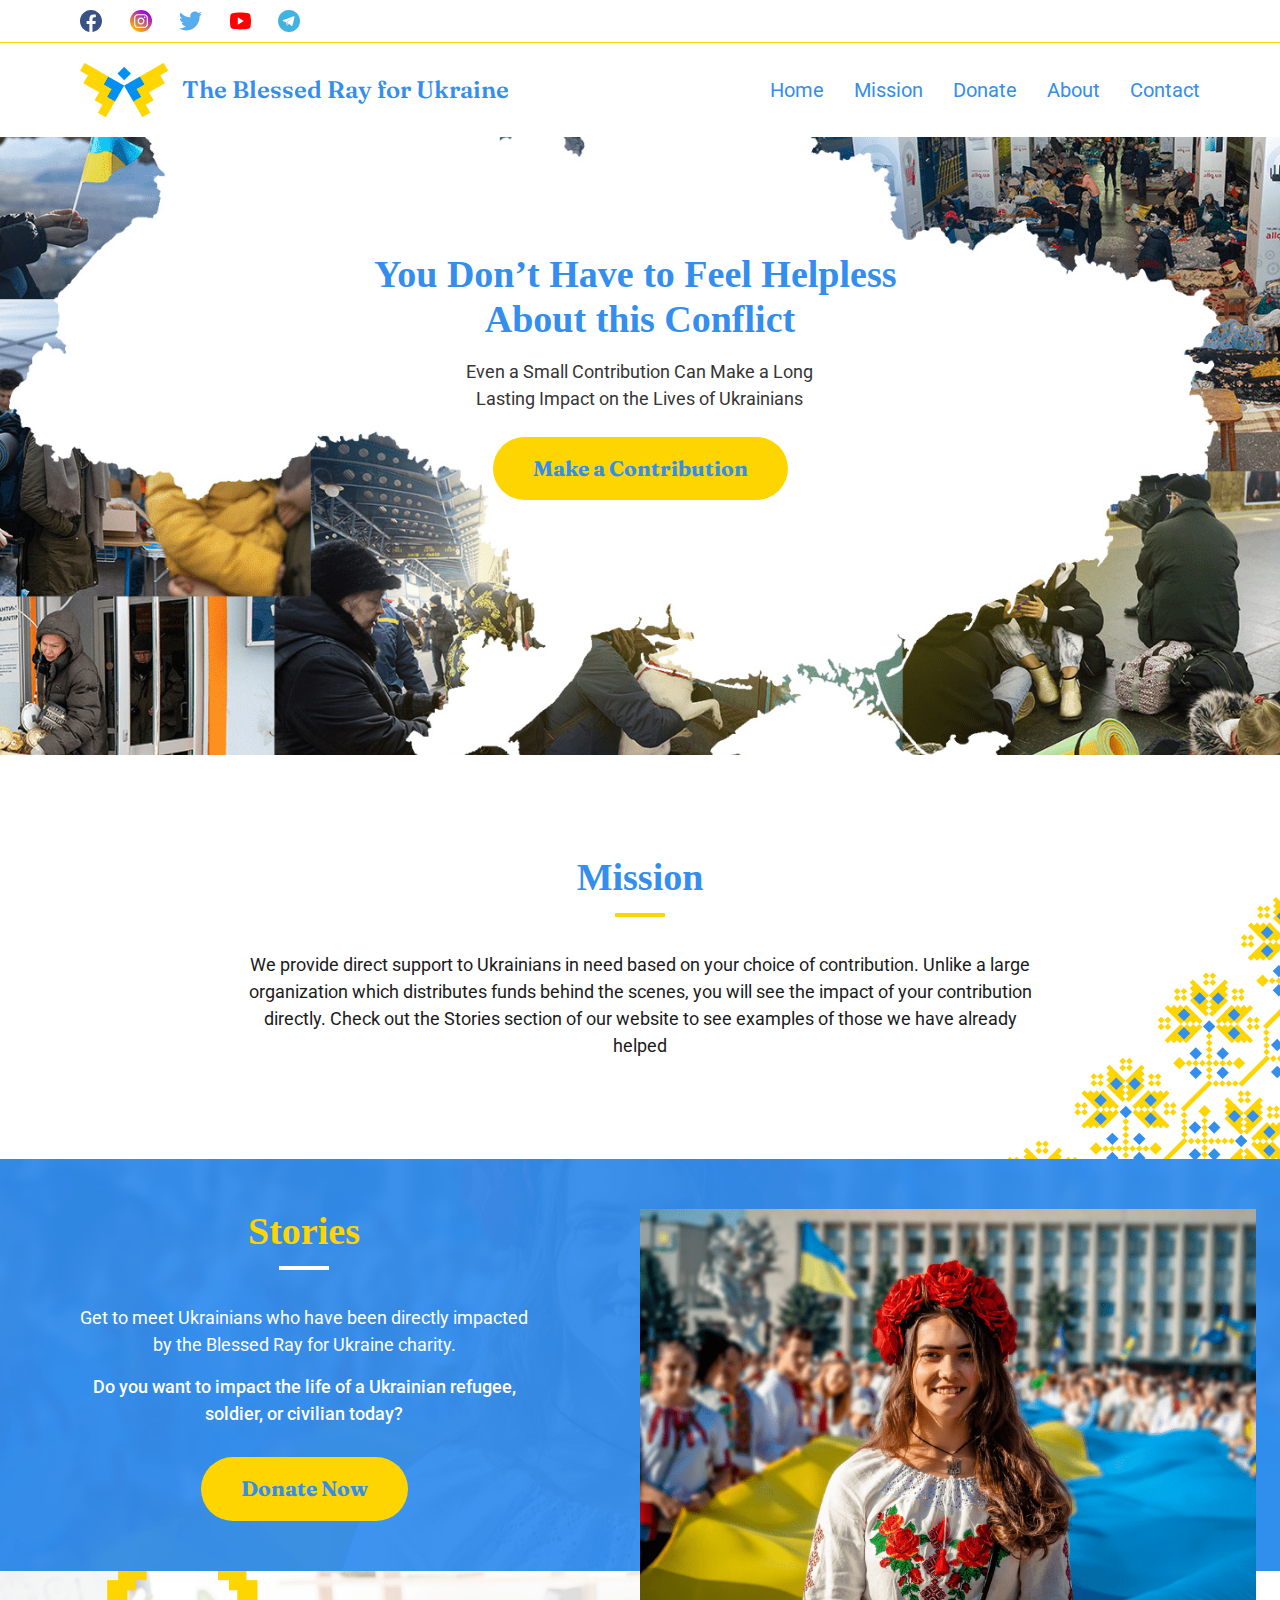
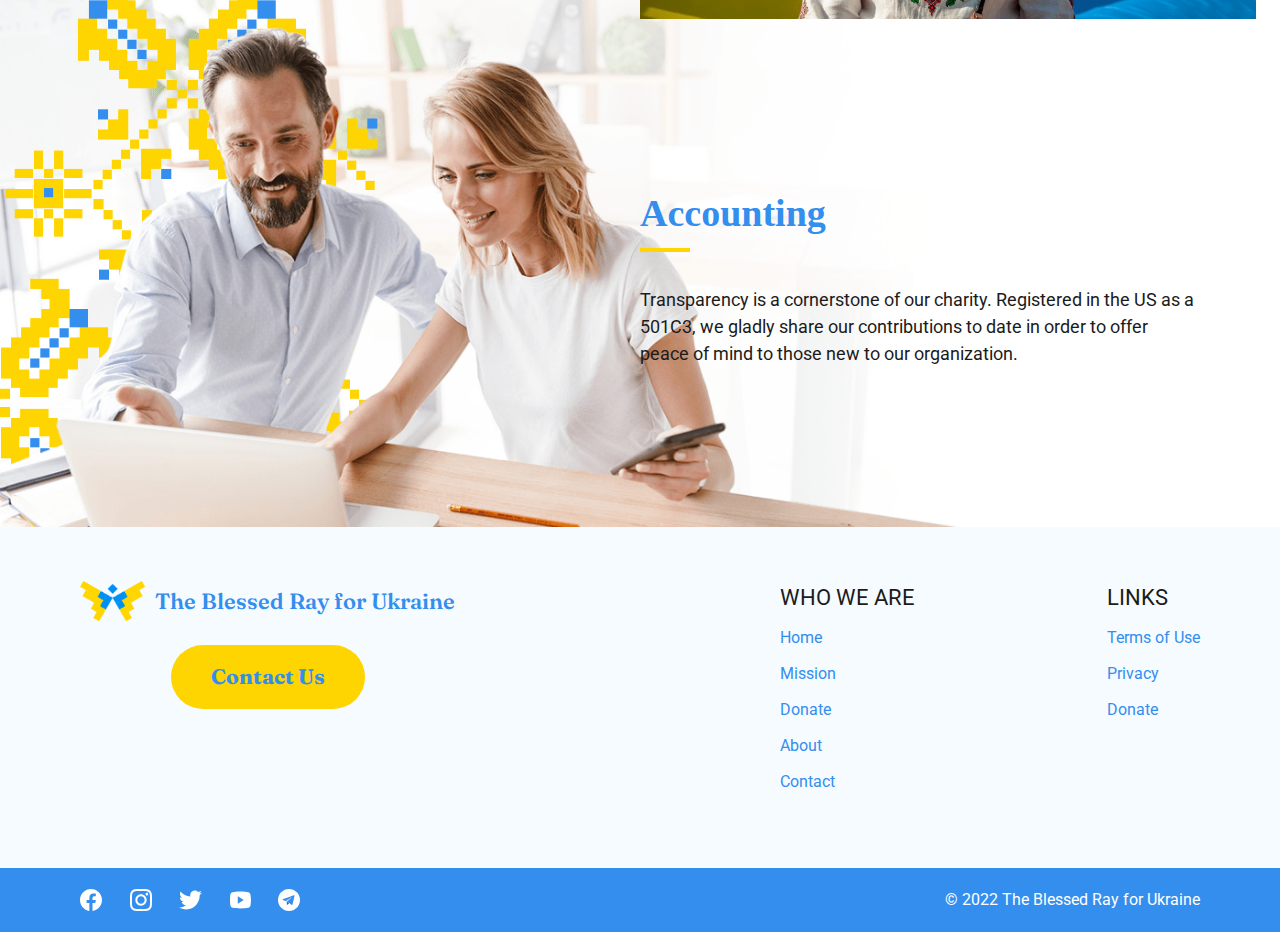
<file: index.html>
<!DOCTYPE html>
<html lang="en">
<head>
    <meta charset="UTF-8">
    <meta http-equiv="X-UA-Compatible" content="IE=edge">
    <meta name="viewport" content="width=device-width, initial-scale=1.0">
    <link rel="preconnect" href="https://fonts.googleapis.com">
    <link rel="preconnect" href="https://fonts.gstatic.com" crossorigin>
    <link href="https://fonts.googleapis.com/css2?family=Fraunces:wght@600;700&family=Roboto:wght@400;500&display=swap" rel="stylesheet"> 
    <link rel="stylesheet" href="styles.css">
    <link rel="apple-touch-icon" sizes="114x114" href="/apple-touch-icon.png">
    <link rel="icon" type="image/png" sizes="32x32" href="/favicon-32x32.png">
    <link rel="icon" type="image/png" sizes="16x16" href="/favicon-16x16.png">
    <link rel="manifest" href="/site.webmanifest">
    <link rel="mask-icon" href="/safari-pinned-tab.svg" color="#5bbad5">
    <meta name="msapplication-TileColor" content="#da532c">
    <meta name="theme-color" content="#ffffff">
    <title>The Blessed Ray for Ukraine</title>
</head>
<body>
    <header class="header">
        <div class="social_links_wrapper">
            <div class="wrapper">
                <ul class="social_links">
                    <li class="social_link_item"><a href="#" class="social_link"><img src="assets/facebook.svg" alt="" class="social_icon"></a></li>
                    <li class="social_link_item"><a href="#" class="social_link"><img src="assets/instagram.svg" alt="" class="social_icon"></a></li>
                    <li class="social_link_item"><a href="#" class="social_link"><img src="assets/twitter.svg" alt="" class="social_icon"></a></li>
                    <li class="social_link_item"><a href="#" class="social_link"><img src="assets/youtube.svg" alt="" class="social_icon"></a></li>
                    <li class="social_link_item"><a href="#" class="social_link"><img src="assets/telegram.svg" alt="" class="social_icon"></a></li>
                </ul>
            </div>
        </div>
        <div class="wrapper">
            <div class="header_wrapper">
                <div class="logo_wrapper">
                    <a href="index.html" class="logo_link">
                        <img class="logo" src="assets/logo.png" alt="Blue and yellow butterfly logo mark with The Blessed Ray text">
                        <span class="logo_name">The Blessed Ray 
for Ukraine</span>
                    </a>
                </div>
                <div class="icon_burger_wrapper">
                    <span class="icon_burger"></span>
                </div>
                <nav class="nav_header_mobile">
                    <div class="icon_cross_wrapper">
                        <span class="icon_cross"></span>
                    </div>
                    <div class="main_menu_wrapper">
                        <ul class="main_menu_list">
                            <li class="main_menu_item"><a href="index.html" class="menu_link">Home</a></li>
                            <li class="main_menu_item"><a href="mission.html" class="menu_link">Mission</a></li>
                            <li class="main_menu_item"><a href="donate.html" class="menu_link">Donate</a></li>
                            <li class="main_menu_item"><a href="#" class="menu_link">About</a></li>
                            <li class="main_menu_item"><a href="contacts.html" class="menu_link">Contact</a></li>
                        </ul>
                    </div>
                </nav>
                
                <nav class="nav_header_widescreen"> 
                    <div class="main_menu_wrapper">
                        <ul class="main_menu_list">
                            <li class="main_menu_item"><a href="index.html" class="menu_link">Home</a></li>
                            <li class="main_menu_item"><a href="mission.html" class="menu_link">Mission</a></li>
                            <li class="main_menu_item"><a href="donate.html" class="menu_link">Donate</a></li>
                            <li class="main_menu_item"><a href="#" class="menu_link">About</a></li>
                            <li class="main_menu_item"><a href="contacts.html" class="menu_link">Contact</a></li>
                        </ul>
                    </div>
                </nav>
            </div>
        </div>
    </header>

    <section class="hero_section">
        <div class="carousel">
            <div class="slider">

                <!-- Slide 1 -->

                <div class="slide">
                    <div class="wrapper">
                        <div class="slide_content_wrapper">
                            <div class="slide_text">
                                <h1 class="section_title">You Don’t Have to Feel Helpless 
About this Conflict</h1>
                                <p class="section_description">Even a Small Contribution Can Make
a Long Lasting Impact on the Lives 
of Ukrainians</p>
                            </div>
                            <div class="btn_wrapper">
                                <a href="donate.html" class="btn">Make a Contribution</a>
                            </div>
                        </div>
                    </div>
                </div>

                <!-- Slide 2 -->

                <div class="slide">
                    <div class="wrapper">
                        <div class="slide_content_wrapper">
                            <div class="slide_text">
                                <h1 class="section_title">Make a Direct Impact 
on the Lives of Ukrainians Today</h1>
                                <p class="section_description">View Some of the Lives We’ve Already Impacted</p>
                            </div>
                            <div class="btn_wrapper">
                                <a href="#" class="btn">View Stories</a>
                            </div>
                        </div>
                    </div>
                </div>

                <!-- Slide 3 -->

                <div class="slide">
                    <div class="wrapper">
                        <div class="slide_imgs_wrapper">
                            <ul class="imgs_list">
                                <li class="imgs_item">
                                    <img class="imgs_media" src="assets/children_thumb.png" alt="">
                                    <p class="imgs_label">Children</p>
                                </li>
                                <li class="imgs_item">
                                    <div class="imgs_media_wrapper"><img class="imgs_media" src="assets/refugees_thumb.png" alt=""></div>
                                    <p class="imgs_label">Refugees</p>
                                </li>
                                <li class="imgs_item">
                                    <div class="imgs_media_wrapper"><img class="imgs_media" src="assets/medical_assistance_thumb.png" alt=""></div>
                                    <p class="imgs_label">Medical Assistance</p>
                                </li>
                                <li class="imgs_item">
                                    <div class="imgs_media_wrapper"><img class="imgs_media" src="assets/food_thumb.png" alt=""></div>
                                    <p class="imgs_label">Food</p>
                                </li>
                            </ul>
                        </div>
                        <div class="slide_content_wrapper">
                            <div class="slide_text">
                                <h1 class="section_title">Make a Direct Impact on Lives
of Ukrainians Today</h1>
                                <p class="section_description">Our Ray of Blessing Touch All Aspects of the Crisis, Allowing You to
Choose How you Wish to Make an Impact</p>
                            </div>
                            <div class="btn_wrapper">
                                <a href="donate.html" class="btn">Make a Contribution</a>
                            </div>
                        </div>
                    </div>
                </div>
            </div>
        </div>
    </section> 
    <section class="mission">
        <div class="wrapper">
            <div class="section_content_wrapper">
                <div class="section_text">
                    <h2 class="section_title">Mission</h2>
                    <p class="section_description">We provide direct support to Ukrainians in need based on your choice of contribution. Unlike
                        a large organization which distributes funds behind the scenes, you will see the impact of
                        your contribution directly. Check out the Stories section of our website to see examples of
                        those we have already helped</p>
                </div>
            </div>   
        </div>
    </section>
    <section class="stories">
        <div class="wrapper">
            <div class="section_content_wrapper">
                <div class="section_text">
                    <h2 class="section_title">Stories</h2>
                    <p class="section_description">Get to meet Ukrainians who have been directly impacted by 
the Blessed Ray for Ukraine charity.</p>
                    <p class="section_description">Do you want to impact the life of a Ukrainian refugee,  soldier, 
or civilian today?</p>
                </div>
                <div class="btn_wrapper">
                    <a href="donate.html" class="btn">Donate Now</a>
                </div>
            </div>
            <img src="assets/stories_img.png" alt="" class="image">
        </div>
    </section>
    <section class="accounting">
        <div class="wrapper">
            <div class="section_content_wrapper">
                <div class="section_text">
                    <h2 class="section_title">Accounting</h2>
                    <p class="section_description">Transparency is a cornerstone of our charity. 
Registered in the US as a 501C3, we gladly share our contributions to date 
in order to offer peace of mind to those new to our organization.
                        </p>
                </div>
            </div>   
        </div>
    </section>
    <footer class="footer">
        <div class="wrapper">
            <div class="footer_content_top">
                <div class="footer_content_left">
                    <div class="logo_wrapper">
                        <a href="index.html" class="logo_link">
                            <img class="logo" src="assets/logo.png" alt="Blue and yellow butterfly logo mark with The Blessed Ray text">
                            <span class="logo_name">The Blessed Ray 
for Ukraine</span>
                        </a>
                    </div>
                    <div class="btn_wrapper">
                        <a href="contacts.html" class="btn">Contact Us</a>
                    </div>
                </div>
                <div class="footer_content_right">
                    <nav class="nav_footer">
                        <div class="main_menu_wrapper">
                            <div class="menu_left">
                                <div class="menu_title">Who We Are</div>
                                <ul class="main_menu_list">
                                    <li class="main_menu_item"><a href="index.html" class="menu_link">Home</a></li>
                                    <li class="main_menu_item"><a href="mission.html" class="menu_link">Mission</a></li>
                                    <li class="main_menu_item"><a href="donate.html" class="menu_link">Donate</a></li>
                                    <li class="main_menu_item"><a href="#" class="menu_link">About</a></li>
                                    <li class="main_menu_item"><a href="contacts.html" class="menu_link">Contact</a></li>
                                </ul>
                            </div>
                            <div class="menu_right">
                                <div class="menu_title">Links</div>
                                <ul class="main_menu_list">
                                    <li class="main_menu_item"><a href="#" class="menu_link">Terms of Use</a></li>
                                    <li class="main_menu_item"><a href="#" class="menu_link">Privacy</a></li>
                                    <li class="main_menu_item"><a href="#" class="menu_link">Donate</a></li>
                                </ul>
                            </div>
                        </div>
                    </nav>
                </div>
            </div>
        </div>
        <div class="social_links_wrapper">
            <div class="wrapper">
                <div class="footer_content_bottom">
                    <ul class="social_links">
                        <li class="social_link_item">
                            <a href="#" class="social_link">
                                <svg class="fb_social_icon" width="22" height="22" viewBox="0 0 22 22" fill="none" xmlns="http://www.w3.org/2000/svg">
                                    <path d="M11 0C4.925 0 0 4.95031 0 11.0565C0 16.5999 4.0625 21.1768 9.356 21.9764V13.987H6.6345V11.0807H9.356V9.14677C9.356 5.9449 10.908 4.53921 13.5555 4.53921C14.8235 4.53921 15.494 4.63369 15.8115 4.67692V7.21389H14.0055C12.8815 7.21389 12.489 8.28486 12.489 9.49204V11.0807H15.783L15.336 13.987H12.489V22C17.858 21.2678 22 16.6537 22 11.0565C22 4.95031 17.075 0 11 0Z" fill="white"/>
                                </svg>
                            </a>
                        </li>
                        <li class="social_link_item">
                            <a href="#" class="social_link">
                                <svg class="in_social_icon" xmlns="http://www.w3.org/2000/svg" width="22" height="22" viewBox="0 0 2476 2476"><path d="M825.4 1238c0-227.9 184.7-412.7 412.6-412.7 227.9 0 412.7 184.8 412.7 412.7 0 227.9-184.8 412.7-412.7 412.7-227.9 0-412.6-184.8-412.6-412.7m-223.1 0c0 351.1 284.6 635.7 635.7 635.7s635.7-284.6 635.7-635.7-284.6-635.7-635.7-635.7S602.3 886.9 602.3 1238m1148-660.9c0 82 66.5 148.6 148.6 148.6 82 0 148.6-66.6 148.6-148.6s-66.5-148.5-148.6-148.5-148.6 66.5-148.6 148.5M737.8 2245.7c-120.7-5.5-186.3-25.6-229.9-42.6-57.8-22.5-99-49.3-142.4-92.6-43.3-43.3-70.2-84.5-92.6-142.3-17-43.6-37.1-109.2-42.6-229.9-6-130.5-7.2-169.7-7.2-500.3s1.3-369.7 7.2-500.3c5.5-120.7 25.7-186.2 42.6-229.9 22.5-57.8 49.3-99 92.6-142.4 43.3-43.3 84.5-70.2 142.4-92.6 43.6-17 109.2-37.1 229.9-42.6 130.5-6 169.7-7.2 500.2-7.2 330.6 0 369.7 1.3 500.3 7.2 120.7 5.5 186.2 25.7 229.9 42.6 57.8 22.4 99 49.3 142.4 92.6 43.3 43.3 70.1 84.6 92.6 142.4 17 43.6 37.1 109.2 42.6 229.9 6 130.6 7.2 169.7 7.2 500.3 0 330.5-1.2 369.7-7.2 500.3-5.5 120.7-25.7 186.3-42.6 229.9-22.5 57.8-49.3 99-92.6 142.3-43.3 43.3-84.6 70.1-142.4 92.6-43.6 17-109.2 37.1-229.9 42.6-130.5 6-169.7 7.2-500.3 7.2-330.5 0-369.7-1.2-500.2-7.2M727.6 7.5c-131.8 6-221.8 26.9-300.5 57.5-81.4 31.6-150.4 74-219.3 142.8C139 276.6 96.6 345.6 65 427.1 34.4 505.8 13.5 595.8 7.5 727.6 1.4 859.6 0 901.8 0 1238s1.4 378.4 7.5 510.4c6 131.8 26.9 221.8 57.5 300.5 31.6 81.4 73.9 150.5 142.8 219.3 68.8 68.8 137.8 111.1 219.3 142.8 78.8 30.6 168.7 51.5 300.5 57.5 132.1 6 174.2 7.5 510.4 7.5 336.3 0 378.4-1.4 510.4-7.5 131.8-6 221.8-26.9 300.5-57.5 81.4-31.7 150.4-74 219.3-142.8 68.8-68.8 111.1-137.9 142.8-219.3 30.6-78.7 51.6-168.7 57.5-300.5 6-132.1 7.4-174.2 7.4-510.4s-1.4-378.4-7.4-510.4c-6-131.8-26.9-221.8-57.5-300.5-31.7-81.4-74-150.4-142.8-219.3C2199.4 139 2130.3 96.6 2049 65c-78.8-30.6-168.8-51.6-300.5-57.5-132-6-174.2-7.5-510.4-7.5-336.3 0-378.4 1.4-510.5 7.5"/></svg>
                            </a>
                        </li>
                        <li class="social_link_item">
                            <a href="#" class="social_link">
                                <svg class="tw_social_icon" width="23" height="20" viewBox="0 0 23 20" fill="none" xmlns="http://www.w3.org/2000/svg">
                                    <path d="M23 2.74899C22.1535 3.13117 21.2441 3.38835 20.2896 3.50435C21.2645 2.91086 22.0119 1.97115 22.364 0.850703C21.4529 1.40014 20.4427 1.7994 19.367 2.01522C18.5063 1.08271 17.2803 0.5 15.9233 0.5C13.3174 0.5 11.205 2.64828 11.205 5.29654C11.205 5.67242 11.2475 6.03931 11.3271 6.38911C7.40571 6.18948 3.92931 4.2795 1.60109 1.37676C1.19595 2.08536 0.963309 2.90906 0.963309 3.78941C0.963309 5.453 1.7957 6.92146 3.06154 7.78113C2.28841 7.75595 1.5604 7.54013 0.924388 7.18134C0.924388 7.20202 0.924388 7.2209 0.924388 7.24159C0.924388 9.56612 2.55025 11.5049 4.70951 11.9446C4.3141 12.0543 3.89658 12.1128 3.46579 12.1128C3.16238 12.1128 2.86604 12.0822 2.57855 12.0273C3.17919 13.9328 4.92181 15.3203 6.98642 15.359C5.37206 16.6458 3.33753 17.4129 1.12607 17.4129C0.745702 17.4129 0.369755 17.3904 0 17.3454C2.0885 18.706 4.56798 19.5 7.23322 19.5C15.9127 19.5 20.6576 12.191 20.6576 5.85226C20.6576 5.64454 20.6532 5.43772 20.6444 5.23179C21.567 4.55466 22.3675 3.71028 23 2.74899Z" fill="white"/>
                                </svg>
                            </a>
                        </li>
                        <li class="social_link_item"><a href="#" class="social_link">
                            <svg class="youtube_social_icon" width="21" height="18" viewBox="0 0 21 18" fill="none" xmlns="http://www.w3.org/2000/svg">
                                <path d="M20.4138 3.42188C20.2197 2.25354 19.2947 1.40271 18.2213 1.13708C16.615 0.765625 13.6422 0.5 10.4258 0.5C7.21126 0.5 4.19087 0.765625 2.58265 1.13708C1.51115 1.40271 0.584285 2.19959 0.390158 3.42188C0.194128 4.75 0 6.60938 0 9C0 11.3906 0.194127 13.25 0.437738 14.5781C0.633768 15.7465 1.55873 16.5973 2.63023 16.8629C4.33551 17.2344 7.25884 17.5 10.4753 17.5C13.6917 17.5 16.615 17.2344 18.3203 16.8629C19.3918 16.5973 20.3167 15.8004 20.5128 14.5781C20.7069 13.25 20.9505 11.3367 21 9C20.901 6.60938 20.6574 4.75 20.4138 3.42188ZM7.79554 12.7188V5.28125L13.7393 9L7.79554 12.7188Z" fill="white"/>
                            </svg>
                            </a>
                        </li>
                        <li class="social_link_item">
                            <a href="#" class="social_link">
                                <svg class="tg_social_icon" width="22" height="22" viewBox="0 0 22 22" fill="none" xmlns="http://www.w3.org/2000/svg">
                                    <path d="M11 22C17.0751 22 22 17.0751 22 11C22 4.92486 17.0751 0 11 0C4.92486 0 0 4.92486 0 11C0 17.0751 4.92486 22 11 22Z" fill="white"/>
                                    <path d="M7.44604 11.8041L8.7511 15.4163C8.7511 15.4163 8.91427 15.7543 9.08898 15.7543C9.2637 15.7543 11.8624 13.0508 11.8624 13.0508L14.7521 7.46925L7.49261 10.8716L7.44604 11.8041Z" fill="#C8DAEA"/>
                                    <path d="M9.1763 12.7305L8.92577 15.393C8.92577 15.393 8.82091 16.2089 9.63656 15.393C10.4522 14.5772 11.2329 13.9481 11.2329 13.9481" fill="#3067A0"/>
                                    <path d="M7.46944 11.9329L4.7849 11.0582C4.7849 11.0582 4.46406 10.9281 4.56737 10.6329C4.58864 10.572 4.63154 10.5202 4.75987 10.4312C5.35469 10.0166 15.7696 6.27324 15.7696 6.27324C15.7696 6.27324 16.0636 6.17415 16.2371 6.24006C16.28 6.25334 16.3186 6.27778 16.3489 6.31088C16.3793 6.34398 16.4003 6.38454 16.4099 6.42843C16.4286 6.50595 16.4364 6.58571 16.4331 6.66539C16.4323 6.73432 16.424 6.79822 16.4177 6.89841C16.3542 7.92186 14.456 15.5603 14.456 15.5603C14.456 15.5603 14.3424 16.0072 13.9355 16.0225C13.8355 16.0258 13.7359 16.0088 13.6426 15.9727C13.5493 15.9366 13.4642 15.8821 13.3924 15.8124C12.5939 15.1256 9.83398 13.2708 9.22412 12.8629C9.21037 12.8535 9.19878 12.8413 9.19015 12.8271C9.18151 12.8128 9.17603 12.7969 9.17407 12.7804C9.16555 12.7374 9.2123 12.6841 9.2123 12.6841C9.2123 12.6841 14.018 8.41246 14.1459 7.96403C14.1558 7.92929 14.1184 7.91215 14.0681 7.92736C13.749 8.04479 8.21579 11.539 7.60511 11.9247C7.56115 11.938 7.51469 11.9408 7.46944 11.9329Z" fill="#338EEE"/>
                                </svg>
                            </a>
                        </li>
                    </ul>
                    <div class="copyright">© 2022 The Blessed Ray for Ukraine</div>
                </div>
            </div>
        </div>
    </footer>
    <script src="script.js"></script>  
</body>
</html>
</file>
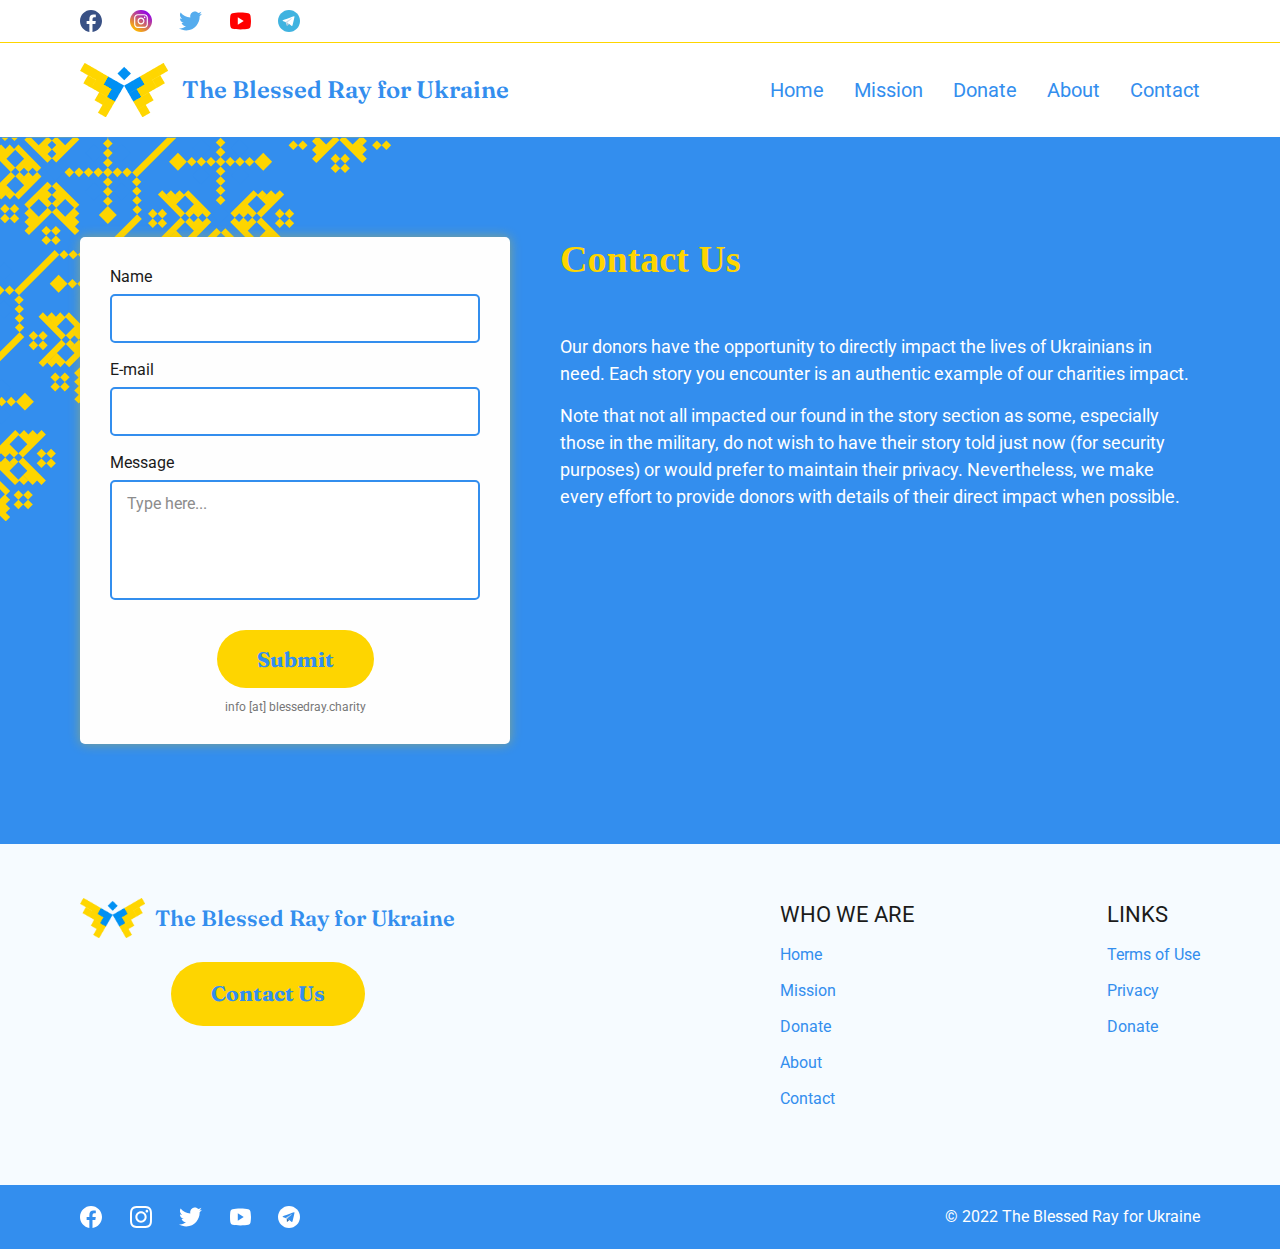
<file: contacts.html>
<!DOCTYPE html>
<html lang="en">
<head>
    <meta charset="UTF-8">
    <meta http-equiv="X-UA-Compatible" content="IE=edge">
    <meta name="viewport" content="width=device-width, initial-scale=1.0">
    <link rel="preconnect" href="https://fonts.googleapis.com">
    <link rel="preconnect" href="https://fonts.gstatic.com" crossorigin>
    <link href="https://fonts.googleapis.com/css2?family=Fraunces:wght@600;700&family=Roboto:wght@400;500&display=swap" rel="stylesheet"> 
    <link rel="stylesheet" href="styles.css">
    <link rel="apple-touch-icon" sizes="114x114" href="/apple-touch-icon.png">
    <link rel="icon" type="image/png" sizes="32x32" href="/favicon-32x32.png">
    <link rel="icon" type="image/png" sizes="16x16" href="/favicon-16x16.png">
    <link rel="manifest" href="/site.webmanifest">
    <link rel="mask-icon" href="/safari-pinned-tab.svg" color="#5bbad5">
    <meta name="msapplication-TileColor" content="#da532c">
    <meta name="theme-color" content="#ffffff">
    <title>The Blessed Ray for Ukraine</title>
</head>
<body>
    <header class="header">
        <div class="social_links_wrapper">
            <div class="wrapper">
                <ul class="social_links">
                    <li class="social_link_item"><a href="#" class="social_link"><img src="assets/facebook.svg" alt="" class="social_icon"></a></li>
                    <li class="social_link_item"><a href="#" class="social_link"><img src="assets/instagram.svg" alt="" class="social_icon"></a></li>
                    <li class="social_link_item"><a href="#" class="social_link"><img src="assets/twitter.svg" alt="" class="social_icon"></a></li>
                    <li class="social_link_item"><a href="#" class="social_link"><img src="assets/youtube.svg" alt="" class="social_icon"></a></li>
                    <li class="social_link_item"><a href="#" class="social_link"><img src="assets/telegram.svg" alt="" class="social_icon"></a></li>
                </ul>
            </div>
        </div>
        <div class="wrapper">
            <div class="header_wrapper">
                <div class="logo_wrapper">
                    <a href="index.html" class="logo_link">
                        <img class="logo" src="assets/logo.png" alt="Blue and yellow butterfly logo mark with The Blessed Ray text">
                        <span class="logo_name">The Blessed Ray 
for Ukraine</span>
                    </a>
                </div>
                <div class="icon_burger_wrapper">
                    <span class="icon_burger"></span>
                </div>
                <nav class="nav_header_mobile">
                    <div class="icon_cross_wrapper">
                        <span class="icon_cross"></span>
                    </div>
                    <div class="main_menu_wrapper">
                        <ul class="main_menu_list">
                            <li class="main_menu_item"><a href="index.html" class="menu_link">Home</a></li>
                            <li class="main_menu_item"><a href="mission.html" class="menu_link">Mission</a></li>
                            <li class="main_menu_item"><a href="donate.html" class="menu_link">Donate</a></li>
                            <li class="main_menu_item"><a href="#" class="menu_link">About</a></li>
                            <li class="main_menu_item"><a href="contacts.html" class="menu_link">Contact</a></li>
                        </ul>
                    </div>
                </nav>
                
                <nav class="nav_header_widescreen"> 
                    <div class="main_menu_wrapper">
                        <ul class="main_menu_list">
                            <li class="main_menu_item"><a href="index.html" class="menu_link">Home</a></li>
                            <li class="main_menu_item"><a href="mission.html" class="menu_link">Mission</a></li>
                            <li class="main_menu_item"><a href="donate.html" class="menu_link">Donate</a></li>
                            <li class="main_menu_item"><a href="#" class="menu_link">About</a></li>
                            <li class="main_menu_item"><a href="contacts.html" class="menu_link">Contact</a></li>
                        </ul>
                    </div>
                </nav>
            </div>
        </div>
    </header>
    <section class="contacts">
        <div class="wrapper">
            <div class="contacts_wrapper">
                <div class="form_wrapper">
                    <form id="main_form" class="main_form" action="" method="post" novalidate>
                        <ul>
                            <li>
                                <label for="POST-name">Name</label>
                                <input id="POST-name" type="text" name="name" placeholder="">
                                <span class="error_name" aria-live="polite"></span>
                            </li>
                        
                            <li>
                                <label for="POST-email">E-mail</label>
                                <input id="POST-email" type="email" name="email" placeholder="">
                                <span class="error_email" aria-live="polite"></span>
                            </li>
                            
                            <li>
                                <label for="POST-msg">Message</label>
                                <textarea id="POST-msg" name="message" placeholder="Type here..."></textarea>
                                <span class="error_msg" aria-live="polite"></span>
                            </li>
                            
                            <li>
                                <button class="btn_submit btn" type="submit">Submit</button>
                                <span class="contact_email">info [at] blessedray.charity</span>
                            </li>
                        </ul>
                      </form>
                </div>
                
                <div class="section_content_wrapper">
                    <div class="section_text">
                        <h2 class="section_title">Contact Us</h2>
                        <p class="section_description">Our donors have the opportunity to directly impact the lives of Ukrainians in need. Each story
                            you encounter is an authentic example of our charities impact.</p>
                        <p class="section_description">Note that not all impacted our found in the story section as some, especially those in the
                            military, do not wish to have their story told just now (for security purposes) or would prefer to
                            maintain their privacy. Nevertheless, we make every effort to provide donors with details of
                            their direct impact when possible.</p>
                    </div>
                </div>
            </div>
        </div>
    </section>
    <footer class="footer">
        <div class="wrapper">
            <div class="footer_content_top">
                <div class="footer_content_left">
                    <div class="logo_wrapper">
                        <a href="index.html" class="logo_link">
                            <img class="logo" src="assets/logo.png" alt="Blue and yellow butterfly logo mark with The Blessed Ray text">
                            <span class="logo_name">The Blessed Ray 
for Ukraine</span>
                        </a>
                    </div>
                    <div class="btn_wrapper">
                        <a href="contacts.html" class="btn">Contact Us</a>
                    </div>
                </div>
                <div class="footer_content_right">
                    <nav class="nav_footer">
                        <div class="main_menu_wrapper">
                            <div class="menu_left">
                                <div class="menu_title">Who We Are</div>
                                <ul class="main_menu_list">
                                    <li class="main_menu_item"><a href="index.html" class="menu_link">Home</a></li>
                                    <li class="main_menu_item"><a href="mission.html" class="menu_link">Mission</a></li>
                                    <li class="main_menu_item"><a href="donate.html" class="menu_link">Donate</a></li>
                                    <li class="main_menu_item"><a href="#" class="menu_link">About</a></li>
                                    <li class="main_menu_item"><a href="contacts.html" class="menu_link">Contact</a></li>
                                </ul>
                            </div>
                            <div class="menu_right">
                                <div class="menu_title">Links</div>
                                <ul class="main_menu_list">
                                    <li class="main_menu_item"><a href="#" class="menu_link">Terms of Use</a></li>
                                    <li class="main_menu_item"><a href="#" class="menu_link">Privacy</a></li>
                                    <li class="main_menu_item"><a href="#" class="menu_link">Donate</a></li>
                                </ul>
                            </div>
                        </div>
                    </nav>
                </div>
            </div>
        </div>
        <div class="social_links_wrapper">
            <div class="wrapper">
                <div class="footer_content_bottom">
                    <ul class="social_links">
                        <li class="social_link_item">
                            <a href="#" class="social_link">
                                <svg class="fb_social_icon" width="22" height="22" viewBox="0 0 22 22" fill="none" xmlns="http://www.w3.org/2000/svg">
                                    <path d="M11 0C4.925 0 0 4.95031 0 11.0565C0 16.5999 4.0625 21.1768 9.356 21.9764V13.987H6.6345V11.0807H9.356V9.14677C9.356 5.9449 10.908 4.53921 13.5555 4.53921C14.8235 4.53921 15.494 4.63369 15.8115 4.67692V7.21389H14.0055C12.8815 7.21389 12.489 8.28486 12.489 9.49204V11.0807H15.783L15.336 13.987H12.489V22C17.858 21.2678 22 16.6537 22 11.0565C22 4.95031 17.075 0 11 0Z" fill="white"/>
                                </svg>
                            </a>
                        </li>
                        <li class="social_link_item">
                            <a href="#" class="social_link">
                                <svg class="in_social_icon" xmlns="http://www.w3.org/2000/svg" width="22" height="22" viewBox="0 0 2476 2476"><path d="M825.4 1238c0-227.9 184.7-412.7 412.6-412.7 227.9 0 412.7 184.8 412.7 412.7 0 227.9-184.8 412.7-412.7 412.7-227.9 0-412.6-184.8-412.6-412.7m-223.1 0c0 351.1 284.6 635.7 635.7 635.7s635.7-284.6 635.7-635.7-284.6-635.7-635.7-635.7S602.3 886.9 602.3 1238m1148-660.9c0 82 66.5 148.6 148.6 148.6 82 0 148.6-66.6 148.6-148.6s-66.5-148.5-148.6-148.5-148.6 66.5-148.6 148.5M737.8 2245.7c-120.7-5.5-186.3-25.6-229.9-42.6-57.8-22.5-99-49.3-142.4-92.6-43.3-43.3-70.2-84.5-92.6-142.3-17-43.6-37.1-109.2-42.6-229.9-6-130.5-7.2-169.7-7.2-500.3s1.3-369.7 7.2-500.3c5.5-120.7 25.7-186.2 42.6-229.9 22.5-57.8 49.3-99 92.6-142.4 43.3-43.3 84.5-70.2 142.4-92.6 43.6-17 109.2-37.1 229.9-42.6 130.5-6 169.7-7.2 500.2-7.2 330.6 0 369.7 1.3 500.3 7.2 120.7 5.5 186.2 25.7 229.9 42.6 57.8 22.4 99 49.3 142.4 92.6 43.3 43.3 70.1 84.6 92.6 142.4 17 43.6 37.1 109.2 42.6 229.9 6 130.6 7.2 169.7 7.2 500.3 0 330.5-1.2 369.7-7.2 500.3-5.5 120.7-25.7 186.3-42.6 229.9-22.5 57.8-49.3 99-92.6 142.3-43.3 43.3-84.6 70.1-142.4 92.6-43.6 17-109.2 37.1-229.9 42.6-130.5 6-169.7 7.2-500.3 7.2-330.5 0-369.7-1.2-500.2-7.2M727.6 7.5c-131.8 6-221.8 26.9-300.5 57.5-81.4 31.6-150.4 74-219.3 142.8C139 276.6 96.6 345.6 65 427.1 34.4 505.8 13.5 595.8 7.5 727.6 1.4 859.6 0 901.8 0 1238s1.4 378.4 7.5 510.4c6 131.8 26.9 221.8 57.5 300.5 31.6 81.4 73.9 150.5 142.8 219.3 68.8 68.8 137.8 111.1 219.3 142.8 78.8 30.6 168.7 51.5 300.5 57.5 132.1 6 174.2 7.5 510.4 7.5 336.3 0 378.4-1.4 510.4-7.5 131.8-6 221.8-26.9 300.5-57.5 81.4-31.7 150.4-74 219.3-142.8 68.8-68.8 111.1-137.9 142.8-219.3 30.6-78.7 51.6-168.7 57.5-300.5 6-132.1 7.4-174.2 7.4-510.4s-1.4-378.4-7.4-510.4c-6-131.8-26.9-221.8-57.5-300.5-31.7-81.4-74-150.4-142.8-219.3C2199.4 139 2130.3 96.6 2049 65c-78.8-30.6-168.8-51.6-300.5-57.5-132-6-174.2-7.5-510.4-7.5-336.3 0-378.4 1.4-510.5 7.5"/></svg>
                            </a>
                        </li>
                        <li class="social_link_item">
                            <a href="#" class="social_link">
                                <svg class="tw_social_icon" width="23" height="20" viewBox="0 0 23 20" fill="none" xmlns="http://www.w3.org/2000/svg">
                                    <path d="M23 2.74899C22.1535 3.13117 21.2441 3.38835 20.2896 3.50435C21.2645 2.91086 22.0119 1.97115 22.364 0.850703C21.4529 1.40014 20.4427 1.7994 19.367 2.01522C18.5063 1.08271 17.2803 0.5 15.9233 0.5C13.3174 0.5 11.205 2.64828 11.205 5.29654C11.205 5.67242 11.2475 6.03931 11.3271 6.38911C7.40571 6.18948 3.92931 4.2795 1.60109 1.37676C1.19595 2.08536 0.963309 2.90906 0.963309 3.78941C0.963309 5.453 1.7957 6.92146 3.06154 7.78113C2.28841 7.75595 1.5604 7.54013 0.924388 7.18134C0.924388 7.20202 0.924388 7.2209 0.924388 7.24159C0.924388 9.56612 2.55025 11.5049 4.70951 11.9446C4.3141 12.0543 3.89658 12.1128 3.46579 12.1128C3.16238 12.1128 2.86604 12.0822 2.57855 12.0273C3.17919 13.9328 4.92181 15.3203 6.98642 15.359C5.37206 16.6458 3.33753 17.4129 1.12607 17.4129C0.745702 17.4129 0.369755 17.3904 0 17.3454C2.0885 18.706 4.56798 19.5 7.23322 19.5C15.9127 19.5 20.6576 12.191 20.6576 5.85226C20.6576 5.64454 20.6532 5.43772 20.6444 5.23179C21.567 4.55466 22.3675 3.71028 23 2.74899Z" fill="white"/>
                                </svg>
                            </a>
                        </li>
                        <li class="social_link_item"><a href="#" class="social_link">
                            <svg class="youtube_social_icon" width="21" height="18" viewBox="0 0 21 18" fill="none" xmlns="http://www.w3.org/2000/svg">
                                <path d="M20.4138 3.42188C20.2197 2.25354 19.2947 1.40271 18.2213 1.13708C16.615 0.765625 13.6422 0.5 10.4258 0.5C7.21126 0.5 4.19087 0.765625 2.58265 1.13708C1.51115 1.40271 0.584285 2.19959 0.390158 3.42188C0.194128 4.75 0 6.60938 0 9C0 11.3906 0.194127 13.25 0.437738 14.5781C0.633768 15.7465 1.55873 16.5973 2.63023 16.8629C4.33551 17.2344 7.25884 17.5 10.4753 17.5C13.6917 17.5 16.615 17.2344 18.3203 16.8629C19.3918 16.5973 20.3167 15.8004 20.5128 14.5781C20.7069 13.25 20.9505 11.3367 21 9C20.901 6.60938 20.6574 4.75 20.4138 3.42188ZM7.79554 12.7188V5.28125L13.7393 9L7.79554 12.7188Z" fill="white"/>
                            </svg>
                            </a>
                        </li>
                        <li class="social_link_item">
                            <a href="#" class="social_link">
                                <svg class="tg_social_icon" width="22" height="22" viewBox="0 0 22 22" fill="none" xmlns="http://www.w3.org/2000/svg">
                                    <path d="M11 22C17.0751 22 22 17.0751 22 11C22 4.92486 17.0751 0 11 0C4.92486 0 0 4.92486 0 11C0 17.0751 4.92486 22 11 22Z" fill="white"/>
                                    <path d="M7.44604 11.8041L8.7511 15.4163C8.7511 15.4163 8.91427 15.7543 9.08898 15.7543C9.2637 15.7543 11.8624 13.0508 11.8624 13.0508L14.7521 7.46925L7.49261 10.8716L7.44604 11.8041Z" fill="#C8DAEA"/>
                                    <path d="M9.1763 12.7305L8.92577 15.393C8.92577 15.393 8.82091 16.2089 9.63656 15.393C10.4522 14.5772 11.2329 13.9481 11.2329 13.9481" fill="#3067A0"/>
                                    <path d="M7.46944 11.9329L4.7849 11.0582C4.7849 11.0582 4.46406 10.9281 4.56737 10.6329C4.58864 10.572 4.63154 10.5202 4.75987 10.4312C5.35469 10.0166 15.7696 6.27324 15.7696 6.27324C15.7696 6.27324 16.0636 6.17415 16.2371 6.24006C16.28 6.25334 16.3186 6.27778 16.3489 6.31088C16.3793 6.34398 16.4003 6.38454 16.4099 6.42843C16.4286 6.50595 16.4364 6.58571 16.4331 6.66539C16.4323 6.73432 16.424 6.79822 16.4177 6.89841C16.3542 7.92186 14.456 15.5603 14.456 15.5603C14.456 15.5603 14.3424 16.0072 13.9355 16.0225C13.8355 16.0258 13.7359 16.0088 13.6426 15.9727C13.5493 15.9366 13.4642 15.8821 13.3924 15.8124C12.5939 15.1256 9.83398 13.2708 9.22412 12.8629C9.21037 12.8535 9.19878 12.8413 9.19015 12.8271C9.18151 12.8128 9.17603 12.7969 9.17407 12.7804C9.16555 12.7374 9.2123 12.6841 9.2123 12.6841C9.2123 12.6841 14.018 8.41246 14.1459 7.96403C14.1558 7.92929 14.1184 7.91215 14.0681 7.92736C13.749 8.04479 8.21579 11.539 7.60511 11.9247C7.56115 11.938 7.51469 11.9408 7.46944 11.9329Z" fill="#338EEE"/>
                                </svg>
                            </a>
                        </li>
                    </ul>
                    <div class="copyright">© 2022 The Blessed Ray for Ukraine</div>
                </div>
            </div>
        </div>
    </footer>
    <script src="script.js"></script>  
</body>
</html>
</file>
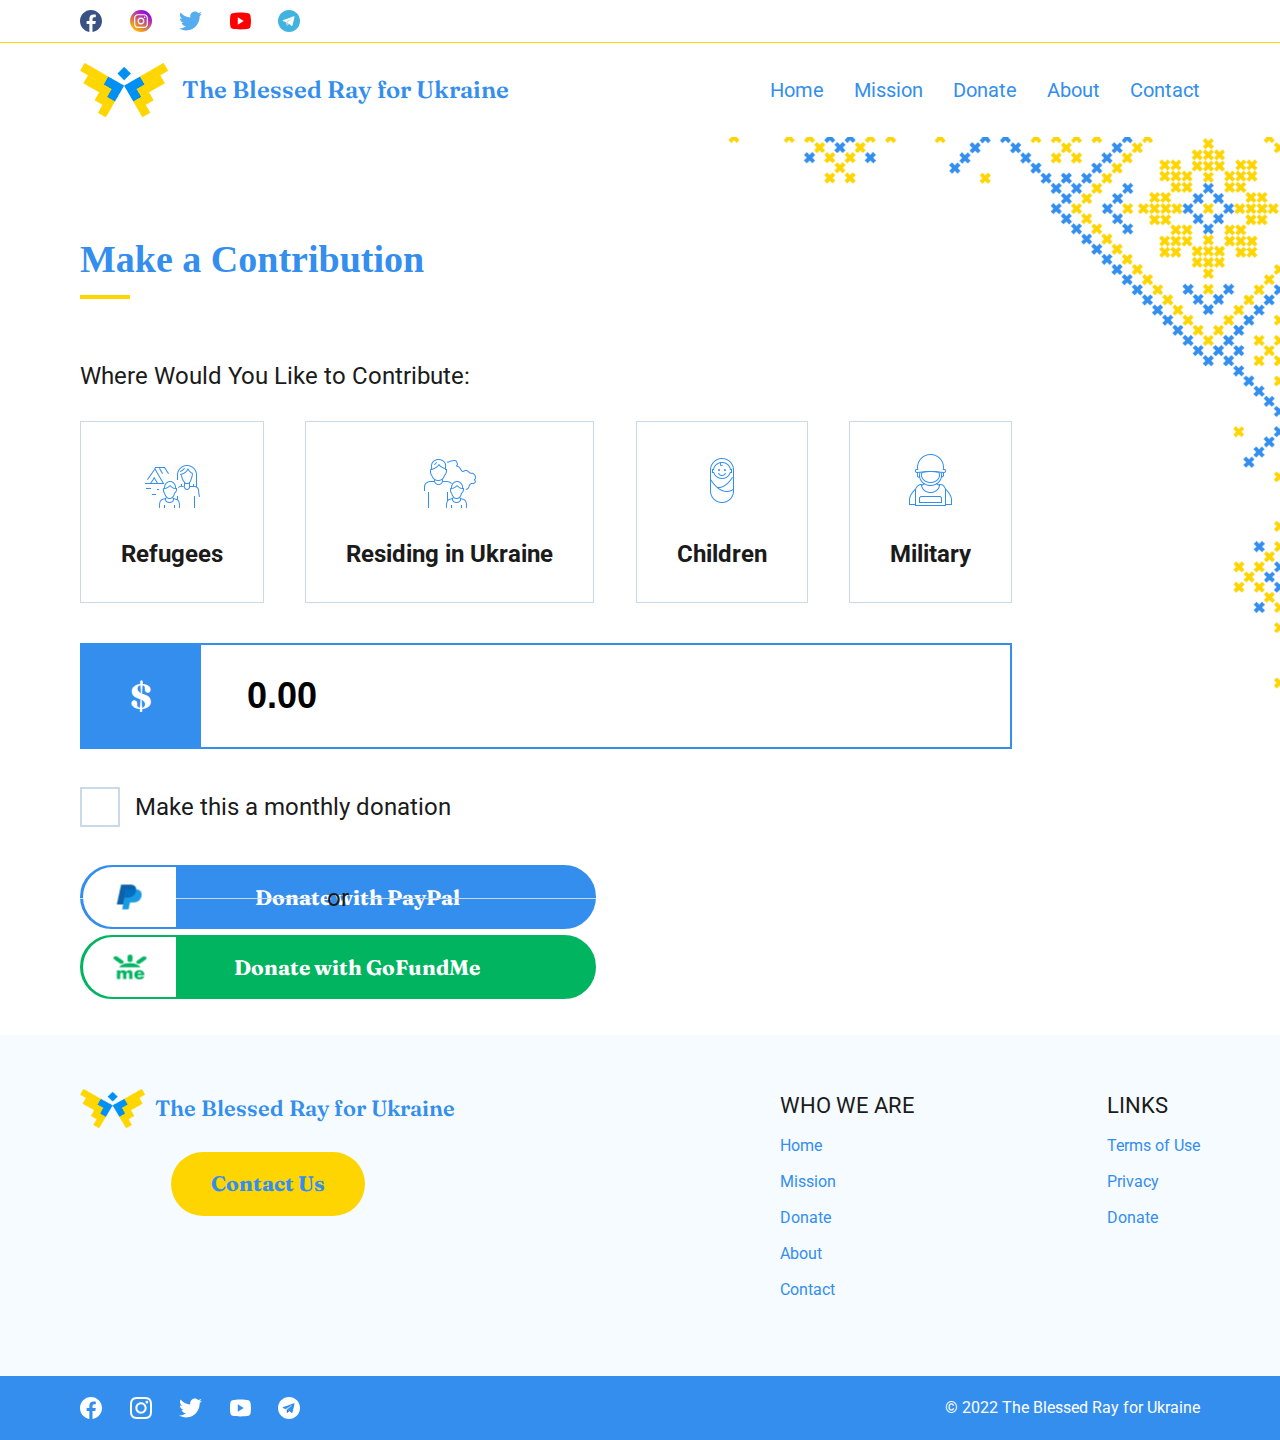
<file: donate.html>
<!DOCTYPE html>
<html lang="en">
<head>
    <meta charset="UTF-8">
    <meta http-equiv="X-UA-Compatible" content="IE=edge">
    <meta name="viewport" content="width=device-width, initial-scale=1.0">
    <link rel="preconnect" href="https://fonts.googleapis.com">
    <link rel="preconnect" href="https://fonts.gstatic.com" crossorigin>
    <link href="https://fonts.googleapis.com/css2?family=Fraunces:wght@600;700&family=Roboto:wght@400;500&display=swap" rel="stylesheet"> 
    <link rel="stylesheet" href="styles.css">
    <link rel="apple-touch-icon" sizes="114x114" href="/apple-touch-icon.png">
    <link rel="icon" type="image/png" sizes="32x32" href="/favicon-32x32.png">
    <link rel="icon" type="image/png" sizes="16x16" href="/favicon-16x16.png">
    <link rel="manifest" href="/site.webmanifest">
    <link rel="mask-icon" href="/safari-pinned-tab.svg" color="#5bbad5">
    <meta name="msapplication-TileColor" content="#da532c">
    <meta name="theme-color" content="#ffffff">
    <title>The Blessed Ray for Ukraine</title>
</head>
<body>
    <header class="header">
        <div class="social_links_wrapper">
            <div class="wrapper">
                <ul class="social_links">
                    <li class="social_link_item"><a href="#" class="social_link"><img src="assets/facebook.svg" alt="" class="social_icon"></a></li>
                    <li class="social_link_item"><a href="#" class="social_link"><img src="assets/instagram.svg" alt="" class="social_icon"></a></li>
                    <li class="social_link_item"><a href="#" class="social_link"><img src="assets/twitter.svg" alt="" class="social_icon"></a></li>
                    <li class="social_link_item"><a href="#" class="social_link"><img src="assets/youtube.svg" alt="" class="social_icon"></a></li>
                    <li class="social_link_item"><a href="#" class="social_link"><img src="assets/telegram.svg" alt="" class="social_icon"></a></li>
                </ul>
            </div>
        </div>
        <div class="wrapper">
            <div class="header_wrapper">
                <div class="logo_wrapper">
                    <a href="index.html" class="logo_link">
                        <img class="logo" src="assets/logo.png" alt="Blue and yellow butterfly logo mark with The Blessed Ray text">
                        <span class="logo_name">The Blessed Ray 
for Ukraine</span>
                    </a>
                </div>
                <div class="icon_burger_wrapper">
                    <span class="icon_burger"></span>
                </div>
                <nav class="nav_header_mobile">
                    <div class="icon_cross_wrapper">
                        <span class="icon_cross"></span>
                    </div>
                    <div class="main_menu_wrapper">
                        <ul class="main_menu_list">
                            <li class="main_menu_item"><a href="index.html" class="menu_link">Home</a></li>
                            <li class="main_menu_item"><a href="mission.html" class="menu_link">Mission</a></li>
                            <li class="main_menu_item"><a href="donate.html" class="menu_link">Donate</a></li>
                            <li class="main_menu_item"><a href="#" class="menu_link">About</a></li>
                            <li class="main_menu_item"><a href="contacts.html" class="menu_link">Contact</a></li>
                        </ul>
                    </div>
                </nav>
                
                <nav class="nav_header_widescreen"> 
                    <div class="main_menu_wrapper">
                        <ul class="main_menu_list">
                            <li class="main_menu_item"><a href="index.html" class="menu_link">Home</a></li>
                            <li class="main_menu_item"><a href="mission.html" class="menu_link">Mission</a></li>
                            <li class="main_menu_item"><a href="donate.html" class="menu_link">Donate</a></li>
                            <li class="main_menu_item"><a href="#" class="menu_link">About</a></li>
                            <li class="main_menu_item"><a href="contacts.html" class="menu_link">Contact</a></li>
                        </ul>
                    </div>
                </nav>
            </div>
        </div>
    </header>
    <section class="donation">
        <div class="wrapper">
            <div class="section_content_wrapper">
                <div class="section_text">
                    <h2 class="section_title">Make a Contribution</h2>
                </div>
                <div class="donation_icons_wrapper">
                    <fieldset>
                        <legend>Where Would You Like to Contribute:</legend>
                        <ul class="donation_list">
                            <li class="donation_item">
                                <input type="hidden" id="refugees" name="refugees" value="0">
                                <label for="refugees">Refugees</label>
                                <span class="donation_icon"></span>
                            </li>
                    
                            <li class="donation_item">
                                <input type="hidden" id="residing" name="residing" value="0">
                                <label for="residing">Residing in Ukraine</label>
                                <span class="donation_icon"></span>
                            </li>

                            <li class="donation_item">
                                <input type="hidden" id="children" name="children" value="0">
                                <label for="children">Children</label>
                                <span class="donation_icon"></span>
                            </li>

                            <li class="donation_item">
                                <input type="hidden" id="military" name="military" value="0">
                                <label for="military">Military</label>
                                <span class="donation_icon"></span>
                            </li>
                        </ul>
                    </fieldset>
                </div>
                <div class="donation_amount_wrapper">
                    <input type="text" id="amount" class="amount" name="amount" value="0.00">
                    <span class="amount_error hidden">Please enter the donation amount</span>
                </div>
                <label for="subscribtion" class="donation_subsctiption_wrapper">Make this a monthly donation
                    <input type="checkbox" id="subscribtion" class="subscribtion" name="subscribtion">
                    <span class="checkmark"></span>
                </label>
                <div class="donation_btns">
                    <div class="donation_button_wrapper">
                        <button class="btn btn_paypal"><span class="btn_decoration"></span>Donate with PayPal</button>
                        <div id="paypal_button_container"></div>
                    </div>
                    <span class="btns_divider">or</span>
                    <div class="donation_button_wrapper">
                        <button class="btn btn_gofundme"><span class="btn_decoration"></span>Donate with GoFundMe</button>
                    </div>
                </div>
            </div>
        </div>
    </section>
    <footer class="footer">
        <div class="wrapper">
            <div class="footer_content_top">
                <div class="footer_content_left">
                    <div class="logo_wrapper">
                        <a href="index.html" class="logo_link">
                            <img class="logo" src="assets/logo.png" alt="Blue and yellow butterfly logo mark with The Blessed Ray text">
                            <span class="logo_name">The Blessed Ray 
    for Ukraine</span>
                        </a>
                    </div>
                    <div class="btn_wrapper">
                        <a href="contacts.html" class="btn">Contact Us</a>
                    </div>
                </div>
                <div class="footer_content_right">
                    <nav class="nav_footer">
                        <div class="main_menu_wrapper">
                            <div class="menu_left">
                                <div class="menu_title">Who We Are</div>
                                <ul class="main_menu_list">
                                    <li class="main_menu_item"><a href="index.html" class="menu_link">Home</a></li>
                                    <li class="main_menu_item"><a href="mission.html" class="menu_link">Mission</a></li>
                                    <li class="main_menu_item"><a href="donate.html" class="menu_link">Donate</a></li>
                                    <li class="main_menu_item"><a href="#" class="menu_link">About</a></li>
                                    <li class="main_menu_item"><a href="contacts.html" class="menu_link">Contact</a></li>
                                </ul>
                            </div>
                            <div class="menu_right">
                                <div class="menu_title">Links</div>
                                <ul class="main_menu_list">
                                    <li class="main_menu_item"><a href="#" class="menu_link">Terms of Use</a></li>
                                    <li class="main_menu_item"><a href="#" class="menu_link">Privacy</a></li>
                                    <li class="main_menu_item"><a href="#" class="menu_link">Donate</a></li>
                                </ul>
                            </div>
                        </div>
                    </nav>
                </div>
            </div>
        </div>
        <div class="social_links_wrapper">
            <div class="wrapper">
                <div class="footer_content_bottom">
                    <ul class="social_links">
                        <li class="social_link_item">
                            <a href="#" class="social_link">
                                <svg class="fb_social_icon" width="22" height="22" viewBox="0 0 22 22" fill="none" xmlns="http://www.w3.org/2000/svg">
                                    <path d="M11 0C4.925 0 0 4.95031 0 11.0565C0 16.5999 4.0625 21.1768 9.356 21.9764V13.987H6.6345V11.0807H9.356V9.14677C9.356 5.9449 10.908 4.53921 13.5555 4.53921C14.8235 4.53921 15.494 4.63369 15.8115 4.67692V7.21389H14.0055C12.8815 7.21389 12.489 8.28486 12.489 9.49204V11.0807H15.783L15.336 13.987H12.489V22C17.858 21.2678 22 16.6537 22 11.0565C22 4.95031 17.075 0 11 0Z" fill="white"/>
                                </svg>
                            </a>
                        </li>
                        <li class="social_link_item">
                            <a href="#" class="social_link">
                                <svg class="in_social_icon" xmlns="http://www.w3.org/2000/svg" width="22" height="22" viewBox="0 0 2476 2476"><path d="M825.4 1238c0-227.9 184.7-412.7 412.6-412.7 227.9 0 412.7 184.8 412.7 412.7 0 227.9-184.8 412.7-412.7 412.7-227.9 0-412.6-184.8-412.6-412.7m-223.1 0c0 351.1 284.6 635.7 635.7 635.7s635.7-284.6 635.7-635.7-284.6-635.7-635.7-635.7S602.3 886.9 602.3 1238m1148-660.9c0 82 66.5 148.6 148.6 148.6 82 0 148.6-66.6 148.6-148.6s-66.5-148.5-148.6-148.5-148.6 66.5-148.6 148.5M737.8 2245.7c-120.7-5.5-186.3-25.6-229.9-42.6-57.8-22.5-99-49.3-142.4-92.6-43.3-43.3-70.2-84.5-92.6-142.3-17-43.6-37.1-109.2-42.6-229.9-6-130.5-7.2-169.7-7.2-500.3s1.3-369.7 7.2-500.3c5.5-120.7 25.7-186.2 42.6-229.9 22.5-57.8 49.3-99 92.6-142.4 43.3-43.3 84.5-70.2 142.4-92.6 43.6-17 109.2-37.1 229.9-42.6 130.5-6 169.7-7.2 500.2-7.2 330.6 0 369.7 1.3 500.3 7.2 120.7 5.5 186.2 25.7 229.9 42.6 57.8 22.4 99 49.3 142.4 92.6 43.3 43.3 70.1 84.6 92.6 142.4 17 43.6 37.1 109.2 42.6 229.9 6 130.6 7.2 169.7 7.2 500.3 0 330.5-1.2 369.7-7.2 500.3-5.5 120.7-25.7 186.3-42.6 229.9-22.5 57.8-49.3 99-92.6 142.3-43.3 43.3-84.6 70.1-142.4 92.6-43.6 17-109.2 37.1-229.9 42.6-130.5 6-169.7 7.2-500.3 7.2-330.5 0-369.7-1.2-500.2-7.2M727.6 7.5c-131.8 6-221.8 26.9-300.5 57.5-81.4 31.6-150.4 74-219.3 142.8C139 276.6 96.6 345.6 65 427.1 34.4 505.8 13.5 595.8 7.5 727.6 1.4 859.6 0 901.8 0 1238s1.4 378.4 7.5 510.4c6 131.8 26.9 221.8 57.5 300.5 31.6 81.4 73.9 150.5 142.8 219.3 68.8 68.8 137.8 111.1 219.3 142.8 78.8 30.6 168.7 51.5 300.5 57.5 132.1 6 174.2 7.5 510.4 7.5 336.3 0 378.4-1.4 510.4-7.5 131.8-6 221.8-26.9 300.5-57.5 81.4-31.7 150.4-74 219.3-142.8 68.8-68.8 111.1-137.9 142.8-219.3 30.6-78.7 51.6-168.7 57.5-300.5 6-132.1 7.4-174.2 7.4-510.4s-1.4-378.4-7.4-510.4c-6-131.8-26.9-221.8-57.5-300.5-31.7-81.4-74-150.4-142.8-219.3C2199.4 139 2130.3 96.6 2049 65c-78.8-30.6-168.8-51.6-300.5-57.5-132-6-174.2-7.5-510.4-7.5-336.3 0-378.4 1.4-510.5 7.5"/></svg>
                            </a>
                        </li>
                        <li class="social_link_item">
                            <a href="#" class="social_link">
                                <svg class="tw_social_icon" width="23" height="20" viewBox="0 0 23 20" fill="none" xmlns="http://www.w3.org/2000/svg">
                                    <path d="M23 2.74899C22.1535 3.13117 21.2441 3.38835 20.2896 3.50435C21.2645 2.91086 22.0119 1.97115 22.364 0.850703C21.4529 1.40014 20.4427 1.7994 19.367 2.01522C18.5063 1.08271 17.2803 0.5 15.9233 0.5C13.3174 0.5 11.205 2.64828 11.205 5.29654C11.205 5.67242 11.2475 6.03931 11.3271 6.38911C7.40571 6.18948 3.92931 4.2795 1.60109 1.37676C1.19595 2.08536 0.963309 2.90906 0.963309 3.78941C0.963309 5.453 1.7957 6.92146 3.06154 7.78113C2.28841 7.75595 1.5604 7.54013 0.924388 7.18134C0.924388 7.20202 0.924388 7.2209 0.924388 7.24159C0.924388 9.56612 2.55025 11.5049 4.70951 11.9446C4.3141 12.0543 3.89658 12.1128 3.46579 12.1128C3.16238 12.1128 2.86604 12.0822 2.57855 12.0273C3.17919 13.9328 4.92181 15.3203 6.98642 15.359C5.37206 16.6458 3.33753 17.4129 1.12607 17.4129C0.745702 17.4129 0.369755 17.3904 0 17.3454C2.0885 18.706 4.56798 19.5 7.23322 19.5C15.9127 19.5 20.6576 12.191 20.6576 5.85226C20.6576 5.64454 20.6532 5.43772 20.6444 5.23179C21.567 4.55466 22.3675 3.71028 23 2.74899Z" fill="white"/>
                                </svg>
                            </a>
                        </li>
                        <li class="social_link_item"><a href="#" class="social_link">
                            <svg class="youtube_social_icon" width="21" height="18" viewBox="0 0 21 18" fill="none" xmlns="http://www.w3.org/2000/svg">
                                <path d="M20.4138 3.42188C20.2197 2.25354 19.2947 1.40271 18.2213 1.13708C16.615 0.765625 13.6422 0.5 10.4258 0.5C7.21126 0.5 4.19087 0.765625 2.58265 1.13708C1.51115 1.40271 0.584285 2.19959 0.390158 3.42188C0.194128 4.75 0 6.60938 0 9C0 11.3906 0.194127 13.25 0.437738 14.5781C0.633768 15.7465 1.55873 16.5973 2.63023 16.8629C4.33551 17.2344 7.25884 17.5 10.4753 17.5C13.6917 17.5 16.615 17.2344 18.3203 16.8629C19.3918 16.5973 20.3167 15.8004 20.5128 14.5781C20.7069 13.25 20.9505 11.3367 21 9C20.901 6.60938 20.6574 4.75 20.4138 3.42188ZM7.79554 12.7188V5.28125L13.7393 9L7.79554 12.7188Z" fill="white"/>
                            </svg>
                            </a>
                        </li>
                        <li class="social_link_item">
                            <a href="#" class="social_link">
                                <svg class="tg_social_icon" width="22" height="22" viewBox="0 0 22 22" fill="none" xmlns="http://www.w3.org/2000/svg">
                                    <path d="M11 22C17.0751 22 22 17.0751 22 11C22 4.92486 17.0751 0 11 0C4.92486 0 0 4.92486 0 11C0 17.0751 4.92486 22 11 22Z" fill="white"/>
                                    <path d="M7.44604 11.8041L8.7511 15.4163C8.7511 15.4163 8.91427 15.7543 9.08898 15.7543C9.2637 15.7543 11.8624 13.0508 11.8624 13.0508L14.7521 7.46925L7.49261 10.8716L7.44604 11.8041Z" fill="#C8DAEA"/>
                                    <path d="M9.1763 12.7305L8.92577 15.393C8.92577 15.393 8.82091 16.2089 9.63656 15.393C10.4522 14.5772 11.2329 13.9481 11.2329 13.9481" fill="#3067A0"/>
                                    <path d="M7.46944 11.9329L4.7849 11.0582C4.7849 11.0582 4.46406 10.9281 4.56737 10.6329C4.58864 10.572 4.63154 10.5202 4.75987 10.4312C5.35469 10.0166 15.7696 6.27324 15.7696 6.27324C15.7696 6.27324 16.0636 6.17415 16.2371 6.24006C16.28 6.25334 16.3186 6.27778 16.3489 6.31088C16.3793 6.34398 16.4003 6.38454 16.4099 6.42843C16.4286 6.50595 16.4364 6.58571 16.4331 6.66539C16.4323 6.73432 16.424 6.79822 16.4177 6.89841C16.3542 7.92186 14.456 15.5603 14.456 15.5603C14.456 15.5603 14.3424 16.0072 13.9355 16.0225C13.8355 16.0258 13.7359 16.0088 13.6426 15.9727C13.5493 15.9366 13.4642 15.8821 13.3924 15.8124C12.5939 15.1256 9.83398 13.2708 9.22412 12.8629C9.21037 12.8535 9.19878 12.8413 9.19015 12.8271C9.18151 12.8128 9.17603 12.7969 9.17407 12.7804C9.16555 12.7374 9.2123 12.6841 9.2123 12.6841C9.2123 12.6841 14.018 8.41246 14.1459 7.96403C14.1558 7.92929 14.1184 7.91215 14.0681 7.92736C13.749 8.04479 8.21579 11.539 7.60511 11.9247C7.56115 11.938 7.51469 11.9408 7.46944 11.9329Z" fill="#338EEE"/>
                                </svg>
                            </a>
                        </li>
                    </ul>
                    <div class="copyright">© 2022 The Blessed Ray for Ukraine</div>
                </div>
            </div>
        </div>
    </footer>
    <script id="paypal_script" src="https://www.paypal.com/sdk/js?client-id=AZbe3eSweK8DxbvlFoeBQgkhZpruuTzAiS1AWlaYaB8vP2komGhiLSA2LH88-xElrQa_Ic18skzuxkSJ&disable-funding=credit,card"></script>
    <script src="script.js"></script>  
    <script src="paypal_script.js"></script>
</body>
</html>
</file>
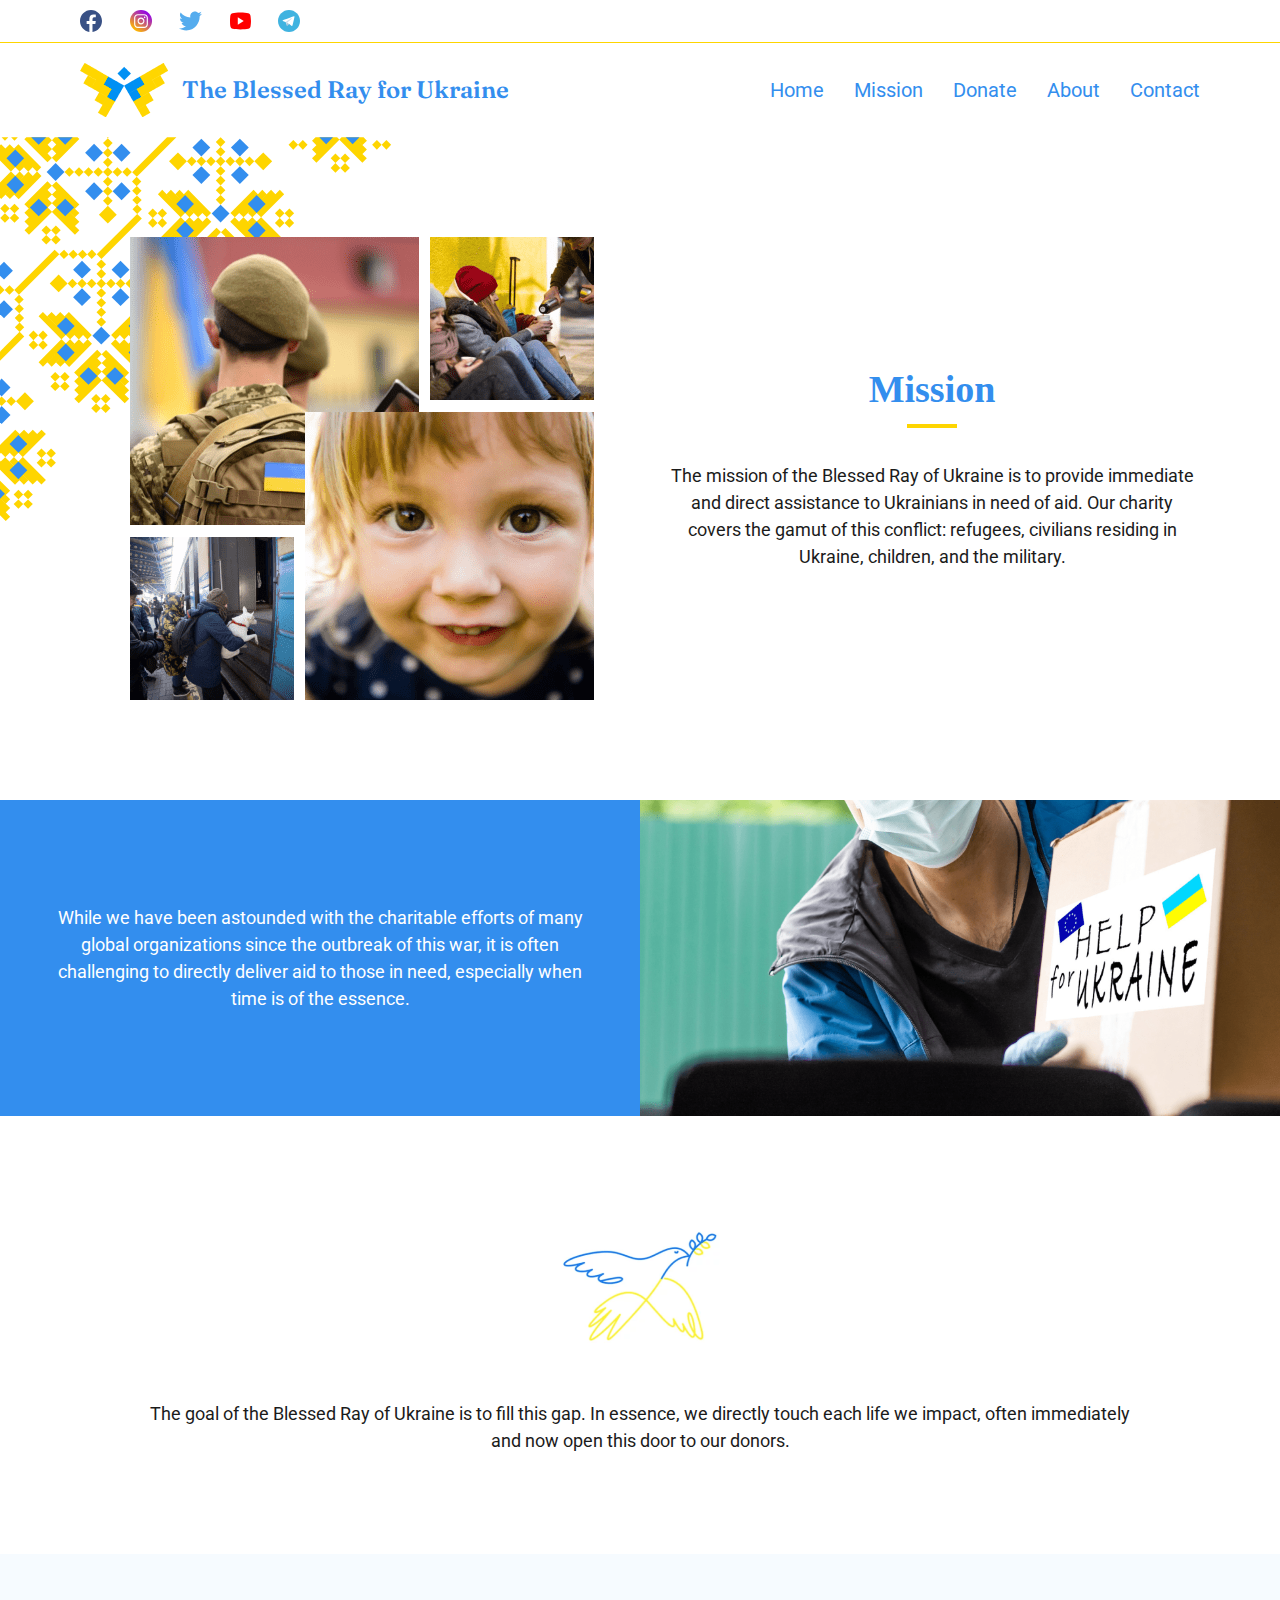
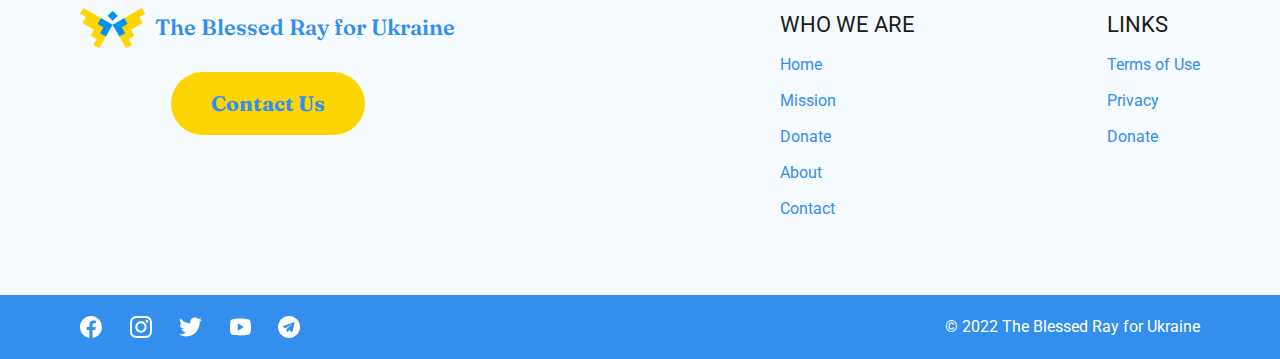
<file: mission.html>
<!DOCTYPE html>
<html lang="en">
<head>
    <meta charset="UTF-8">
    <meta http-equiv="X-UA-Compatible" content="IE=edge">
    <meta name="viewport" content="width=device-width, initial-scale=1.0">
    <link rel="preconnect" href="https://fonts.googleapis.com">
    <link rel="preconnect" href="https://fonts.gstatic.com" crossorigin>
    <link href="https://fonts.googleapis.com/css2?family=Fraunces:wght@600;700&family=Roboto:wght@400;500&display=swap" rel="stylesheet"> 
    <link rel="stylesheet" href="styles.css">
    <link rel="apple-touch-icon" sizes="114x114" href="/apple-touch-icon.png">
    <link rel="icon" type="image/png" sizes="32x32" href="/favicon-32x32.png">
    <link rel="icon" type="image/png" sizes="16x16" href="/favicon-16x16.png">
    <link rel="manifest" href="/site.webmanifest">
    <link rel="mask-icon" href="/safari-pinned-tab.svg" color="#5bbad5">
    <meta name="msapplication-TileColor" content="#da532c">
    <meta name="theme-color" content="#ffffff">
    <title>The Blessed Ray for Ukraine</title>
</head>
<body>
    <header class="header">
        <div class="social_links_wrapper">
            <div class="wrapper">
                <ul class="social_links">
                    <li class="social_link_item"><a href="#" class="social_link"><img src="assets/facebook.svg" alt="" class="social_icon"></a></li>
                    <li class="social_link_item"><a href="#" class="social_link"><img src="assets/instagram.svg" alt="" class="social_icon"></a></li>
                    <li class="social_link_item"><a href="#" class="social_link"><img src="assets/twitter.svg" alt="" class="social_icon"></a></li>
                    <li class="social_link_item"><a href="#" class="social_link"><img src="assets/youtube.svg" alt="" class="social_icon"></a></li>
                    <li class="social_link_item"><a href="#" class="social_link"><img src="assets/telegram.svg" alt="" class="social_icon"></a></li>
                </ul>
            </div>
        </div>
        <div class="wrapper">
            <div class="header_wrapper">
                <div class="logo_wrapper">
                    <a href="index.html" class="logo_link">
                        <img class="logo" src="assets/logo.png" alt="Blue and yellow butterfly logo mark with The Blessed Ray text">
                        <span class="logo_name">The Blessed Ray 
for Ukraine</span>
                    </a>
                </div>
                <div class="icon_burger_wrapper">
                    <span class="icon_burger"></span>
                </div>
                <nav class="nav_header_mobile">
                    <div class="icon_cross_wrapper">
                        <span class="icon_cross"></span>
                    </div>
                    <div class="main_menu_wrapper">
                        <ul class="main_menu_list">
                            <li class="main_menu_item"><a href="index.html" class="menu_link">Home</a></li>
                            <li class="main_menu_item"><a href="mission.html" class="menu_link">Mission</a></li>
                            <li class="main_menu_item"><a href="donate.html" class="menu_link">Donate</a></li>
                            <li class="main_menu_item"><a href="#" class="menu_link">About</a></li>
                            <li class="main_menu_item"><a href="contacts.html" class="menu_link">Contact</a></li>
                        </ul>
                    </div>
                </nav>
                
                <nav class="nav_header_widescreen"> 
                    <div class="main_menu_wrapper">
                        <ul class="main_menu_list">
                            <li class="main_menu_item"><a href="index.html" class="menu_link">Home</a></li>
                            <li class="main_menu_item"><a href="mission.html" class="menu_link">Mission</a></li>
                            <li class="main_menu_item"><a href="donate.html" class="menu_link">Donate</a></li>
                            <li class="main_menu_item"><a href="#" class="menu_link">About</a></li>
                            <li class="main_menu_item"><a href="contacts.html" class="menu_link">Contact</a></li>
                        </ul>
                    </div>
                </nav>
            </div>
        </div>
    </header>

    <section class="mission_intro">
        <div class="wrapper">
            <div class="mission_intro_wrapper">
                <div class="section_content_wrapper">
                    <div class="section_text">
                        <h2 class="section_title">Mission</h2>
                        <p class="section_description">The mission of the Blessed Ray of Ukraine is to provide immediate and direct assistance to
                            Ukrainians in need of aid. Our charity covers the gamut of this conflict: refugees, civilians
                            residing in Ukraine, children, and the military. 
                            </p>
                    </div>
                </div>   
                <div class="mission_img_wrapper">
                    <img class="mission_img" src="assets/mission_img.png" alt="Collage of photos with soldiers, people, kids and refugees">
                </div>
            </div>
        </div>
    </section>

    <section class="mission_description">
        <div class="mission_intro_wrapper">
                <div class="section_content_wrapper">
                    
                        <div class="section_text">
                            <p class="section_description">While we have been astounded with the charitable efforts of many global organizations since
                                the outbreak of this war, it is often challenging to directly deliver aid to those in need,
                                especially when time is of the essence. 
                            </p>
                        </div>
                   
                </div>   
                <div class="mission_img_wrapper">
                    <img class="mission_img" src="assets/mission_desc_img.png" alt="">
                </div>
            </div>
    </section>

    <section class="mission_goal">
        <div class="wrapper">
            <div class="section_content_wrapper">
                <div class="section_icon"></div>
                <div class="section_text">
                    <p class="section_description">The goal of the Blessed Ray of Ukraine is to fill this gap. In essence, we directly touch each
                        life we impact, often immediately and now open this door to our donors.
                    </p>
                </div>
            </div>
        </div>      
    </section>

    <footer class="footer">
        <div class="wrapper">
            <div class="footer_content_top">
                <div class="footer_content_left">
                    <div class="logo_wrapper">
                        <a href="index.html" class="logo_link">
                            <img class="logo" src="assets/logo.png" alt="Blue and yellow butterfly logo mark with The Blessed Ray text">
                            <span class="logo_name">The Blessed Ray 
for Ukraine</span>
                        </a>
                    </div>
                    <div class="btn_wrapper">
                        <a href="contacts.html" class="btn">Contact Us</a>
                    </div>
                </div>
                <div class="footer_content_right">
                    <nav class="nav_footer">
                        <div class="main_menu_wrapper">
                            <div class="menu_left">
                                <div class="menu_title">Who We Are</div>
                                <ul class="main_menu_list">
                                    <li class="main_menu_item"><a href="index.html" class="menu_link">Home</a></li>
                                    <li class="main_menu_item"><a href="mission.html" class="menu_link">Mission</a></li>
                                    <li class="main_menu_item"><a href="donate.html" class="menu_link">Donate</a></li>
                                    <li class="main_menu_item"><a href="#" class="menu_link">About</a></li>
                                    <li class="main_menu_item"><a href="contacts.html" class="menu_link">Contact</a></li>
                                </ul>
                            </div>
                            <div class="menu_right">
                                <div class="menu_title">Links</div>
                                <ul class="main_menu_list">
                                    <li class="main_menu_item"><a href="#" class="menu_link">Terms of Use</a></li>
                                    <li class="main_menu_item"><a href="#" class="menu_link">Privacy</a></li>
                                    <li class="main_menu_item"><a href="#" class="menu_link">Donate</a></li>
                                </ul>
                            </div>
                        </div>
                    </nav>
                </div>
            </div>
        </div>
        <div class="social_links_wrapper">
            <div class="wrapper">
                <div class="footer_content_bottom">
                    <ul class="social_links">
                        <li class="social_link_item">
                            <a href="#" class="social_link">
                                <svg class="fb_social_icon" width="22" height="22" viewBox="0 0 22 22" fill="none" xmlns="http://www.w3.org/2000/svg">
                                    <path d="M11 0C4.925 0 0 4.95031 0 11.0565C0 16.5999 4.0625 21.1768 9.356 21.9764V13.987H6.6345V11.0807H9.356V9.14677C9.356 5.9449 10.908 4.53921 13.5555 4.53921C14.8235 4.53921 15.494 4.63369 15.8115 4.67692V7.21389H14.0055C12.8815 7.21389 12.489 8.28486 12.489 9.49204V11.0807H15.783L15.336 13.987H12.489V22C17.858 21.2678 22 16.6537 22 11.0565C22 4.95031 17.075 0 11 0Z" fill="white"/>
                                </svg>
                            </a>
                        </li>
                        <li class="social_link_item">
                            <a href="#" class="social_link">
                                <svg class="in_social_icon" xmlns="http://www.w3.org/2000/svg" width="22" height="22" viewBox="0 0 2476 2476"><path d="M825.4 1238c0-227.9 184.7-412.7 412.6-412.7 227.9 0 412.7 184.8 412.7 412.7 0 227.9-184.8 412.7-412.7 412.7-227.9 0-412.6-184.8-412.6-412.7m-223.1 0c0 351.1 284.6 635.7 635.7 635.7s635.7-284.6 635.7-635.7-284.6-635.7-635.7-635.7S602.3 886.9 602.3 1238m1148-660.9c0 82 66.5 148.6 148.6 148.6 82 0 148.6-66.6 148.6-148.6s-66.5-148.5-148.6-148.5-148.6 66.5-148.6 148.5M737.8 2245.7c-120.7-5.5-186.3-25.6-229.9-42.6-57.8-22.5-99-49.3-142.4-92.6-43.3-43.3-70.2-84.5-92.6-142.3-17-43.6-37.1-109.2-42.6-229.9-6-130.5-7.2-169.7-7.2-500.3s1.3-369.7 7.2-500.3c5.5-120.7 25.7-186.2 42.6-229.9 22.5-57.8 49.3-99 92.6-142.4 43.3-43.3 84.5-70.2 142.4-92.6 43.6-17 109.2-37.1 229.9-42.6 130.5-6 169.7-7.2 500.2-7.2 330.6 0 369.7 1.3 500.3 7.2 120.7 5.5 186.2 25.7 229.9 42.6 57.8 22.4 99 49.3 142.4 92.6 43.3 43.3 70.1 84.6 92.6 142.4 17 43.6 37.1 109.2 42.6 229.9 6 130.6 7.2 169.7 7.2 500.3 0 330.5-1.2 369.7-7.2 500.3-5.5 120.7-25.7 186.3-42.6 229.9-22.5 57.8-49.3 99-92.6 142.3-43.3 43.3-84.6 70.1-142.4 92.6-43.6 17-109.2 37.1-229.9 42.6-130.5 6-169.7 7.2-500.3 7.2-330.5 0-369.7-1.2-500.2-7.2M727.6 7.5c-131.8 6-221.8 26.9-300.5 57.5-81.4 31.6-150.4 74-219.3 142.8C139 276.6 96.6 345.6 65 427.1 34.4 505.8 13.5 595.8 7.5 727.6 1.4 859.6 0 901.8 0 1238s1.4 378.4 7.5 510.4c6 131.8 26.9 221.8 57.5 300.5 31.6 81.4 73.9 150.5 142.8 219.3 68.8 68.8 137.8 111.1 219.3 142.8 78.8 30.6 168.7 51.5 300.5 57.5 132.1 6 174.2 7.5 510.4 7.5 336.3 0 378.4-1.4 510.4-7.5 131.8-6 221.8-26.9 300.5-57.5 81.4-31.7 150.4-74 219.3-142.8 68.8-68.8 111.1-137.9 142.8-219.3 30.6-78.7 51.6-168.7 57.5-300.5 6-132.1 7.4-174.2 7.4-510.4s-1.4-378.4-7.4-510.4c-6-131.8-26.9-221.8-57.5-300.5-31.7-81.4-74-150.4-142.8-219.3C2199.4 139 2130.3 96.6 2049 65c-78.8-30.6-168.8-51.6-300.5-57.5-132-6-174.2-7.5-510.4-7.5-336.3 0-378.4 1.4-510.5 7.5"/></svg>
                            </a>
                        </li>
                        <li class="social_link_item">
                            <a href="#" class="social_link">
                                <svg class="tw_social_icon" width="23" height="20" viewBox="0 0 23 20" fill="none" xmlns="http://www.w3.org/2000/svg">
                                    <path d="M23 2.74899C22.1535 3.13117 21.2441 3.38835 20.2896 3.50435C21.2645 2.91086 22.0119 1.97115 22.364 0.850703C21.4529 1.40014 20.4427 1.7994 19.367 2.01522C18.5063 1.08271 17.2803 0.5 15.9233 0.5C13.3174 0.5 11.205 2.64828 11.205 5.29654C11.205 5.67242 11.2475 6.03931 11.3271 6.38911C7.40571 6.18948 3.92931 4.2795 1.60109 1.37676C1.19595 2.08536 0.963309 2.90906 0.963309 3.78941C0.963309 5.453 1.7957 6.92146 3.06154 7.78113C2.28841 7.75595 1.5604 7.54013 0.924388 7.18134C0.924388 7.20202 0.924388 7.2209 0.924388 7.24159C0.924388 9.56612 2.55025 11.5049 4.70951 11.9446C4.3141 12.0543 3.89658 12.1128 3.46579 12.1128C3.16238 12.1128 2.86604 12.0822 2.57855 12.0273C3.17919 13.9328 4.92181 15.3203 6.98642 15.359C5.37206 16.6458 3.33753 17.4129 1.12607 17.4129C0.745702 17.4129 0.369755 17.3904 0 17.3454C2.0885 18.706 4.56798 19.5 7.23322 19.5C15.9127 19.5 20.6576 12.191 20.6576 5.85226C20.6576 5.64454 20.6532 5.43772 20.6444 5.23179C21.567 4.55466 22.3675 3.71028 23 2.74899Z" fill="white"/>
                                </svg>
                            </a>
                        </li>
                        <li class="social_link_item"><a href="#" class="social_link">
                            <svg class="youtube_social_icon" width="21" height="18" viewBox="0 0 21 18" fill="none" xmlns="http://www.w3.org/2000/svg">
                                <path d="M20.4138 3.42188C20.2197 2.25354 19.2947 1.40271 18.2213 1.13708C16.615 0.765625 13.6422 0.5 10.4258 0.5C7.21126 0.5 4.19087 0.765625 2.58265 1.13708C1.51115 1.40271 0.584285 2.19959 0.390158 3.42188C0.194128 4.75 0 6.60938 0 9C0 11.3906 0.194127 13.25 0.437738 14.5781C0.633768 15.7465 1.55873 16.5973 2.63023 16.8629C4.33551 17.2344 7.25884 17.5 10.4753 17.5C13.6917 17.5 16.615 17.2344 18.3203 16.8629C19.3918 16.5973 20.3167 15.8004 20.5128 14.5781C20.7069 13.25 20.9505 11.3367 21 9C20.901 6.60938 20.6574 4.75 20.4138 3.42188ZM7.79554 12.7188V5.28125L13.7393 9L7.79554 12.7188Z" fill="white"/>
                            </svg>
                            </a>
                        </li>
                        <li class="social_link_item">
                            <a href="#" class="social_link">
                                <svg class="tg_social_icon" width="22" height="22" viewBox="0 0 22 22" fill="none" xmlns="http://www.w3.org/2000/svg">
                                    <path d="M11 22C17.0751 22 22 17.0751 22 11C22 4.92486 17.0751 0 11 0C4.92486 0 0 4.92486 0 11C0 17.0751 4.92486 22 11 22Z" fill="white"/>
                                    <path d="M7.44604 11.8041L8.7511 15.4163C8.7511 15.4163 8.91427 15.7543 9.08898 15.7543C9.2637 15.7543 11.8624 13.0508 11.8624 13.0508L14.7521 7.46925L7.49261 10.8716L7.44604 11.8041Z" fill="#C8DAEA"/>
                                    <path d="M9.1763 12.7305L8.92577 15.393C8.92577 15.393 8.82091 16.2089 9.63656 15.393C10.4522 14.5772 11.2329 13.9481 11.2329 13.9481" fill="#3067A0"/>
                                    <path d="M7.46944 11.9329L4.7849 11.0582C4.7849 11.0582 4.46406 10.9281 4.56737 10.6329C4.58864 10.572 4.63154 10.5202 4.75987 10.4312C5.35469 10.0166 15.7696 6.27324 15.7696 6.27324C15.7696 6.27324 16.0636 6.17415 16.2371 6.24006C16.28 6.25334 16.3186 6.27778 16.3489 6.31088C16.3793 6.34398 16.4003 6.38454 16.4099 6.42843C16.4286 6.50595 16.4364 6.58571 16.4331 6.66539C16.4323 6.73432 16.424 6.79822 16.4177 6.89841C16.3542 7.92186 14.456 15.5603 14.456 15.5603C14.456 15.5603 14.3424 16.0072 13.9355 16.0225C13.8355 16.0258 13.7359 16.0088 13.6426 15.9727C13.5493 15.9366 13.4642 15.8821 13.3924 15.8124C12.5939 15.1256 9.83398 13.2708 9.22412 12.8629C9.21037 12.8535 9.19878 12.8413 9.19015 12.8271C9.18151 12.8128 9.17603 12.7969 9.17407 12.7804C9.16555 12.7374 9.2123 12.6841 9.2123 12.6841C9.2123 12.6841 14.018 8.41246 14.1459 7.96403C14.1558 7.92929 14.1184 7.91215 14.0681 7.92736C13.749 8.04479 8.21579 11.539 7.60511 11.9247C7.56115 11.938 7.51469 11.9408 7.46944 11.9329Z" fill="#338EEE"/>
                                </svg>
                            </a>
                        </li>
                    </ul>
                    <div class="copyright">© 2022 The Blessed Ray for Ukraine</div>
                </div>
            </div>
        </div>
    </footer>
    <script src="script.js"></script>  
</body>
</html>
</file>
<file: styles.css>
* {
    box-sizing: border-box;
    margin: 0;
    padding: 0;
}

html {
    font-family: 'Roboto', sans-serif;
    font-weight: 400;
    font-size: 12px;
    line-height: 1.5;
    color: #1B1B1B;
}

body {
    height: 100%;
}

h1, h2 {
    margin: 0;  
}

ul li {
    list-style-type: none;
}

a {
    text-decoration: none;
}

header {
    position: relative;
    z-index: 2;
}

fieldset {
    border: none;
}

button {
   border: none;
}

.nav_header_widescreen {
    display: none;
}

.wrapper {
    width: 87.5vw;
    max-width: 1600px;
    height: 100%;
    margin: auto;
}

.logo_wrapper {
    width: 100%;
    max-width: 485px;
}

.logo_link  {
    display: flex;
    align-items: center;
}

.logo {
    width: 60px;
}

.logo_name {
    font-family: 'Fraunces', serif;
    font-size: 13px;
    font-weight: 600;
    color: #338EEE;
    white-space: pre;
    margin-left: 8px;
}

.btn {
    display: inline-block;
    font-family: 'Fraunces', serif;
    font-size: 16px;
    font-weight: 700;
    color: #338EEE;
    border-radius: 40px;
    background-color: #FED500;
    padding: 16px 40px 16px 40px;
    transition: all .35s;
}

.btn:hover {
    background-color: #F9FE00;
    transition: all .35s;
}

.btn:active {
    background-color: #338EEE;   
    color: #FFF; 
}

.icon_burger_wrapper {
    display: flex;
    align-items: center;
    width: 40px;
    height: 40px;
}

.icon_burger {
    display: inline-block;
    position: relative;
    width: 40px;
    height: 5px;
    background-color: #338EEE;
    border-radius: 5px;
}

.icon_burger::before {
    content: '';
    position: absolute;
    bottom: 13px;
    left: 0;
    width: 40px;
    height: 5px;
    background-color: #338EEE;
    border-radius: 5px;
}

.icon_burger::after {
    content: '';
    position: absolute;
    top: 13px;
    left: 0;
    width: 40px;
    height: 5px;
    background-color: #338EEE;
    border-radius: 5px;
}

.icon_cross_wrapper {
    position: absolute;
    top: 20px;
    right: 20px;
    width: 40px;
    height: 40px;
    cursor: pointer;
}

.icon_cross {
    position: absolute;
    top: 50%;
    width: 40px;
    height: 2px;
    background-color: #ccc;
    transform: rotate(45deg);
}

.icon_cross::before {
    content: '';
    position: absolute;
    width: 40px;
    height: 2px;
    background-color: #ccc;
    transform: rotate(90deg);
}

.nav_header_mobile {
    position: absolute;
    top: 0;
    left: 0;
    width: 100%;
    background-color: #fbfbfb;
    transform: translateY(-490px);
    transition: 'transform 1s';
    transition-timing-function: 'ease-out';
    z-index: 2;
}

.header_wrapper {
    display: flex;
    justify-content: space-between;
    align-items: center;
    padding-top: 10px;
    padding-bottom: 10px;
}

.nav_header_mobile .main_menu_wrapper {
    display: flex;
    justify-content: center;
    padding-top: 100px;
    padding-bottom: 50px;
}

.nav_header_mobile .main_menu_list {
    display: flex;
    flex-direction: column;
    align-items: flex-start;
}

.main_menu_item .menu_link {
    font-size: 24px;
    color: #338EEE;
}

.main_menu_item .menu_link:hover {
    color: #FED500;
    transition: color .35s;
}

.nav_header_mobile .main_menu_item:nth-child(n+2) {
    margin-top: 40px;
}

.header .social_links_wrapper {
    width: 100%;
    border-bottom: 1px solid #FED500;
}

.social_links {
    display: flex;
    align-items: center;
    justify-content: space-between;
    padding-top: 10px;
    padding-bottom: 10px;
    width: 100%;
    max-width: 220px;
}

.social_link {
    display: block;
}

.social_icon {
    vertical-align: middle;
}

.footer {
    background: #F6FBFF;
}

.footer_content_top {
    padding-bottom: 34px;
    padding-top: 54px;
}

.footer_content_left {
    display: flex;
    flex-direction: column;
    align-items: center;
    margin-bottom: 34px;
    max-width: 376px;
}

.footer .logo_wrapper {
    margin-bottom: 24px;
    width: unset;
}

.footer .logo {
    width: 65px;
}

.footer .logo_name {
    white-space: unset;
    font-size: 15px;
}

.nav_footer .menu_title {
    font-size: 18px;
    text-transform: uppercase;
    margin-bottom: 12px;
}

.nav_footer .main_menu_wrapper {
    display: flex;
    justify-content: space-between;
}

.nav_footer .main_menu_item {
    margin-bottom: 12px;
}

.nav_footer .main_menu_item:last-child {
    margin-bottom: 0;
}

.nav_footer .menu_link {
    font-size: 16px;
}

.footer .social_links_wrapper {
    width: 100%;
    background: #338EEE;
}

.footer .social_links {
    padding-bottom: 20px;
    max-width: 220px;
}

.footer .social_link {
    display: flex;
}

.fb_social_icon path {
    fill: #FFF;
    transition: fill .35s;
}

.fb_social_icon:hover path {
    fill: #FED500;
    transition: fill .35s;
}

.in_social_icon path {
    fill: #FFF;
    transition: fill .35s;
}

.in_social_icon:hover path {
    fill: #FED500;
    transition: fill .35s;    
}

.tw_social_icon path {
    fill: #FFF;
    transition: fill .35s;
}

.tw_social_icon:hover path {
    fill: #FED500;
    transition: fill .35s;
}

.youtube_social_icon path {
    fill: #FFF;
    transition: fill .35s;
}

.youtube_social_icon:hover path {
    fill: #FED500;
    transition: fill .35s;
}

.wa_social_icon path {
    fill: #FFF;
    transition: fill .35s;
}

.wa_social_icon:hover path {
    fill: #FED500;
    transition: fill .35s;
}

.tg_social_icon path:first-child {
    fill: #FFF;
    transition: fill .35s;
}

.tg_social_icon:hover path:first-child {
    fill: #FED500;
    transition: fill .35s;
}

.sk_social_icon path {
    fill: #FFF;
    transition: fill .35s;
}

.sk_social_icon:hover path {
    fill: #FED500;
    transition: fill .35s;
}

.copyright {
    color: #fff;
}

.footer_content_bottom {
    display: flex;
    flex-direction: column;
    align-items: center;
    padding-top: 20px;
    padding-bottom: 20px;
}

.carousel {
    width: 100%;
    height: 378px;
    display: flex;
    justify-content: flex-start;
    position: relative;
}

.slider {
    width: 100%;
    height: 100%;
}

.slide {
    width: 100%;
    height: 100%;
    position: absolute;
    top: 0;
    left: 0;
    opacity: 0;
    z-index: 0;
    transition: all 1s;
    background-size: cover;
    background-repeat: no-repeat;
}

.slide:nth-child(1) {
    opacity: 1;
    z-index: 1;
    background-image: url('assets/slide_1.png');
    background-position: center;
    background-size: auto 120%;
}

.slide:nth-child(2) {
    background-image: url('assets/slide_3.png');
    background-position: bottom right;
}

.slide:nth-child(3) {
    background: linear-gradient(117.76deg, rgba(97, 179, 255, 0.34) 13.12%, rgba(225, 241, 255, 0) 79.7%);
}

.slide:nth-child(3) .wrapper {
    display: flex;
    align-items: center;
    justify-content: space-around;
    flex-direction: column-reverse;
}

.slide_imgs_wrapper {
    width: 100%;
    max-width: 495px;
    margin-top: 30px;
    display: flex;
    justify-content: center;
}

.imgs_list {
    display: flex;
    justify-content: flex-start;
    overflow-x: scroll;
    padding-bottom: 15px;
}

.imgs_item {
    display: flex;
    flex-direction: column;
    align-items: flex-start;
}

.imgs_media {
    height: 70px;
}

.imgs_label {
    font-family: 'Fraundes', serif;
    font-size: 16px;
    font-weight: 700;
    line-height: 1.2;
    color: #338EEE;
    position: relative;
    width: 100px;
}

.slide_content_wrapper {
    display: flex;
    flex-direction: column;
    align-items: center;
    justify-content: center;
    height: 100%;
}

.slide_text {
    display: flex;
    flex-direction: column;
    align-items: center;
    text-align: center;
}

.section_title {
    font-family: 'Fraundes', serif;
    font-size: 21px;
    font-weight: 700;
    line-height: 1.2;
    color: #338EEE;
    white-space: pre;
}

.slide:nth-child(2) .section_title {
    color: #FED500;
}

.slide:nth-child(2) .section_description {
    color: #FFF;
}

.slide_content_wrapper .section_description {
    color: #353535;
    white-space: pre;
    margin-top: 15px;
    text-align: center;
}

.slide_content_wrapper .btn_wrapper {
    margin-top: 25px;
}

.mission {
    padding-bottom: 120px;
}

.hero_section {
    padding: 0;
}

section {
    width: 100%;
    height: 100%;
    padding-top: 50px;
    padding-bottom: 50px;
    position: relative;
}

.section_content_wrapper {
    display: flex;
    flex-direction: column;
    align-items: center;
}

.mission::before,
.mission_intro::before,
.contacts::before {
    content: '';
    position: absolute;
    bottom: -25px;
    right: 0;
    background-image: url('assets/flowers_pattern.svg');
    background-repeat: no-repeat;
    width: 100%;
    max-width: 392px;
    height: 100%;
    background-size: 40%;
    background-position: bottom right;
    z-index: -1;
}

.section_text {
    display: flex;
    flex-direction: column;
    align-items: center;
    max-width: 788px;
}

.section_description+.section_description {
    margin-top: 15px;
}

.mission .section_text {
    max-width: 788px;
}

.mission_intro .section_text {
    max-width: 950px;
}

.section_description {
    text-align: left;
    margin-top: 30px;
}

.mission .section_title,
.stories .section_title,
.accounting .section_title,
.mission_intro .section_title,
.donation .section_title {
    position: relative;
}

.mission .section_title::before, 
.stories .section_title::before,
.accounting .section_title::before,
.mission_intro .section_title::before,
.donation .section_title::before {
    content: '';
    position: absolute;
    bottom: -13px;
    left: 50%;
    transform: translateX(-50%);
    width: 35px;
    height: 3px;
    background-color: #FED500;
}

.donation .section_title::before {
    left: 0;
    transform: unset;
}

.stories .section_title::before {
    background-color: #FFF;    
}

.stories {
    background-image: url('assets/stories_bg.png');
    background-size: cover;
    background-position: center;
    position: relative;
}

.stories .section_title {
    color: #FED500;
}

.stories .section_description {
    color: #fff;
}

.stories .section_description+.section_description {
    font-weight: 500;
}

.stories .btn_wrapper {
    margin-top: 30px;
}

.stories .wrapper {
    position: relative;
}

.stories .image {
    display: none;
}

.mission_intro {
    position: relative;
}

.mission_intro .mission_intro_wrapper {
    display: flex;
    flex-direction: column;
    align-items: center;
    width: 100%;
    max-width: 1540px;
}

.mission_img_wrapper {
    width: 100%;
    max-width: 464px;
    margin-top: 50px;
}

.mission_img {
    width: 100%;
    vertical-align: middle;
}

.mission_description {
    background-color: #338EEE;
    padding-bottom: 0;
}

.mission_description .section_text {
    color: #FFF;
}

.mission_description .mission_img_wrapper {
    max-width: 975px;
    margin-top: 50px;
}

.mission_description .section_description {
    margin-top: 0;
    max-width: 645px;
    padding-left: 50px;
    padding-right: 50px;
    text-align: center;
}

.mission_goal .section_icon {
    background-image: url('assets/mission_goal_icon.png');
    background-repeat: no-repeat;
    background-size: cover;
    width: 174px;
    height: 134px;
}

.mission_goal .section_text {
    max-width: 985px;
}

.contacts {
    background-image: url('assets/contacts_bg.png');
    background-size: cover;
    background-position: center;
}

.contacts .section_title {
    color: #FED500;
}

.contacts .section_description {
    color: #FFF;
}

.contacts_wrapper {
    display: flex;
    flex-direction: column-reverse;
    align-items: center;
}

.form_wrapper {
    width: 100%;
    max-width: 430px;
    padding: 28px 30px 28px 30px;
    background: #FEFEFE;
    box-shadow: 0px 0px 12px rgba(220, 188, 24, 0.49);
    border-radius: 5px;
    margin-top: 40px;
    position: relative;
    z-index: 1;
}

.main_form ul {
    display: flex;
    flex-direction: column;
    align-items: flex-start;
}

.main_form ul li {
    display: flex;
    flex-direction: column;
    align-items: flex-start;   
    width: 100%;
    margin-bottom: 15px;
    position: relative;
}

.main_form ul li:last-child {
    margin-top: 30px;
    margin-bottom: 0;
}

.main_form ul li:nth-child(3) {
    margin-bottom: 0;
}

.main_form ul li label {
    margin-bottom: 5px;
}

.main_form ul li input,
.main_form ul li textarea {
    width: 100%;
    border: 2px solid #338EEE;
    border-radius: 5px;
    padding-left: 10px;
    padding-top: 6px;
    padding-bottom: 7px;
    font-family: 'Roboto';
    font-style: normal;
    font-weight: 400;
    font-size: 12px;
    line-height: 1.2;  
}

.main_form ul li input:focus,
.main_form ul li textarea:focus {
    outline: none;
    border-color: #FED500;
}

.main_form ul li textarea {
    resize: none;
    height: 120px;
}

.main_form ul li input::placeholder,
.main_form ul li textarea::placeholder {
    font-family: 'Roboto';
    font-style: normal;
    font-weight: 400;
    font-size: 12px;
    line-height: 1.2;
    color: #8C8C8C;
}

.main_form ul li button {
    align-self: center;
    border: none;
    outline: none;
}

.main_form ul li .contact_email {
    align-self: center;
    color: #777777;
    margin-top: 10px;
}

.error_name,
.error_email,
.error_msg {
    position: absolute;
    left: 50%;
    bottom: -22px;
    transform: translateX(-50%);
    color: red;
}

.donation {
    position: relative;
}

.donation::before {
    content: '';
    position: absolute;
    top: 0;
    right: 0;
    background-image: url('assets/donation_decor.png');
    background-repeat: no-repeat;
    width: 100%;
    max-width: 788px;
    height: 100%;
    background-size: 40%;
    background-position: top right;
    z-index: -1;    
}

.donation .section_content_wrapper {
    align-items: flex-start;
}

.donation_icons_wrapper {
    width: 100%;
    margin-top: 35px;
}

.donation_list {
    display: flex;
    width: 100%;
    max-width: 932px;
    flex-wrap: wrap;
    margin-top: 10px;
}

.donation_list .donation_item {
    padding: 30px 40px;
    display: flex;
    flex-direction: column-reverse;
    align-items: center;
    justify-content: space-between;
    border: 1px solid #C8DAEA;
    width: 50%;
    text-align: center;
}

.donation_list .donation_item:hover {
    border: 5px solid #C8DAEA;
    margin: -4px;
}

.donation_list .donation_item:hover label {
    color: #338EEE;
    transition: color .35s;
}

.donation_list .donation_item label {
    color: #1B1B1B;
    font-weight: 700;
    transition: color .35s;
    user-select: none;
}

.donation_item .donation_icon {
    display: inline-block;
    width: 57px;
    height: 57px;
    margin-bottom: 27px;
}

.donation_item:nth-child(1) .donation_icon {
    background-image: url('assets/refugees.png');
    background-repeat: no-repeat;
    background-size: cover;
}

.donation_item:nth-child(2) .donation_icon {
    background-image: url('assets/residing.png');
    background-repeat: no-repeat;
    background-size: cover;
}

.donation_item:nth-child(3) .donation_icon {
    background-image: url('assets/children.png');
    background-repeat: no-repeat;
    background-size: cover;
}

.donation_item:nth-child(4) .donation_icon {
    background-image: url('assets/military.png');
    background-repeat: no-repeat;
    background-size: cover;
}

.donation_amount_wrapper {
    width: 100%;
    max-width: 932px;
    position: relative;
    margin-top: 40px;
}

.donation_amount_wrapper::before {
    content: '$';
    position: absolute;
    top: 0;
    left: 0;
    color: #FFF;
    width: 100%;
    height: 100%;
    background-color: #338EEE;
    max-width: 62px;
    font-family: 'Fraunces', sans-serif;
    font-size: 24px;
    font-weight: 700;
    display: flex;
    align-items: center;
    justify-content: center;
}

.donation_amount_wrapper .amount {
    width: 100%;
    padding: 15px 0px 15px 82px;
    font-size: 24px;
    font-weight: 700;
    border: 2px solid #338EEE;
}

.donation_amount_wrapper .amount:focus {
    outline: none;
}

.donation_subsctiption_wrapper {
    margin-top: 40px;
    display: block;
    position: relative;
    padding-left: 45px;
    cursor: pointer;
    font-size: 16px;
    -webkit-user-select: none;
    -moz-user-select: none;
    -ms-user-select: none;
    user-select: none;
}

.donation_subsctiption_wrapper input {
    position: absolute;
    opacity: 0;
    cursor: pointer;
    height: 0;
    width: 0;
  }
  
.checkmark {
    position: absolute;
    top: 50%;
    transform: translateY(-50%);
    left: 0;
    height: 30px;
    width: 30px;
    border: 2px solid #C8DAEA;
}

.donation_subsctiption_wrapper input:checked ~ .checkmark {
    background-color: #338EEE;
    border-color: #338EEE;
}
  
.checkmark:after {
    content: "";
    position: absolute;
    display: none;
}
  
.donation_subsctiption_wrapper input:checked ~ .checkmark:after {
    display: block;
}
  
.donation_subsctiption_wrapper .checkmark:after {
    left: 50%;
    top: 50%;
    transform: translate(-50%, -50%);
    width: 5px;
    height: 10px;
    border: solid white;
    border-width: 0 3px 3px 0;
    -webkit-transform: rotate(45deg);
    -ms-transform: rotate(45deg);
    transform: translate(-50%, -50%) rotate(45deg);
}


.donation_btns {
    width: 100%;
    max-width: 516px;
}

.btns_divider {
    display: inline-block;
    text-align: center;
    width: 100%;
    font-size: 24px;
    margin-top: 15px;
    margin-bottom: 19px;
    position: relative;
}

.btns_divider::before {
    content: '';
    position: absolute;
    top: 50%;
    left: 0;
    width: 45%;
    height: 1px;
    background-color: #C8DAEA;
}

.btns_divider::after {
    content: '';
    position: absolute;
    top: 50%;
    right: 0;
    width: 45%;
    height: 1px;
    background-color: #C8DAEA;
}

.donation_button_wrapper {
    width: 100%;
    max-width: 516px;
    position: relative;
}

.donation_button_wrapper:first-child {
    margin-top: 40px;
}

.donation_button_wrapper .btn,
#paypal_button_containter {
    display: flex;
    align-items: center;
    justify-content: center;
    width: 100%;
    height: 64px;
    color: #FFF;
    padding-left: 78px;
    position: absolute;
}

.donation_button_wrapper .btn_paypal:hover {
    background-color: #4EA4FF;
    border-color: #4EA4FF;
    transition: all .35s;
}

.donation_button_wrapper .btn_gofundme:hover {
    background-color: #21D983;
    border-color: #21D983;
    transition: all .35s;
}

.donation_button_wrapper .btn_paypal:active,
.donation_button_wrapper .btn_gofundme:active {
    background-color: #FED500;
    border-color: #FED500;
    color: #338EEE;
}

.btn_paypal {
    background-color: #338EEE;
    border: 2px solid #338EEE;
}

.btn_gofundme {
    border: 2px solid #00B460;
    background-color: #00B460;
}

.btn_decoration {
    position: absolute;
    top: 50%;
    left: 1px;
    width: 20%;
    max-width: 93px;
    min-width: 53px;
    height: 60px;
    background-color: #FFF;
    transform: translateY(-50%);
    border-top-left-radius: 100px;
    border-bottom-left-radius: 100px;
    z-index: 1;
}

.btn_decoration::before {
    content: '';
    position: absolute;
    top: 50%;
    left: 50%;
    transform: translate(-50%, -50%);
    background-repeat: no-repeat;
    background-size: cover;
    width: 33px;
    height: 33px;
}

.btn_paypal .btn_decoration::before {
    background-image: url('assets/icon_paypal.png');
}

.btn_gofundme .btn_decoration::before {
    background-image: url('assets/icon_gofundme.png');
}

#paypal-button-container {
    height: 64px;
}

#paypal_button_container div:first-child {
    opacity: 0.0000000000000000001;
}

.amount_error {
    color: red;
    position: absolute;
    bottom: -25px;
    left: 50%;
    transform: translateX(-50%);
}

.hidden {
    display: none;
}

/* Media Queries ---------------------------------------------------------------------------------------------------------------------------------------------------- */

@media only screen and (min-width: 480px) {
    .logo_name {
        font-size: 16px;
    }

    .donation_icons_wrapper fieldset legend {
        font-size: 14px;
    }

    .footer_content_top {
        display: flex;
        justify-content: space-between;
    }

    .footer .logo_name {
        white-space: pre;
    }

    .footer_content_left {
        align-items: flex-start;
    }

    .nav_footer {
        width: 200px;
    }

    .nav_footer .menu_link {
        font-size: 14px;
    }

    .nav_footer .menu_title {
        font-size: 14px;
    }
}

@media only screen and (min-width: 600px) {
    .section_description {
        text-align: center;
    }
}

@media only screen and (min-width: 768px) {
    .carousel {
        height: 438px;
    }

    .slide:nth-child(1) {
        background-size: auto 140%;
    }

    .slide:nth-child(1) .slide_content_wrapper {
        position: relative;
        top: -35px;
    }

    .slide:nth-child(2) .wrapper {
        display: flex;
        justify-content: flex-end;
    }

    .slide:nth-child(2) .slide_content_wrapper,
    .slide:nth-child(2) .slide_text {
        align-items: flex-start;
        text-align: left;    
    }

    .slide_imgs_wrapper {
        max-width: 590px;
        margin-top: 0;
    }

    .imgs_list {
        width: 100%;
        justify-content: space-between;
        overflow-x: unset;
        padding-bottom: 25px;
    }

    .imgs_media {
        height: 100px;
    }

    .section_title {
        font-size: 28px;
    }

    .section_description {
        font-size: 16px;
    }

    .slide:nth-child(1) .section_description {
        white-space: unset;
        width: 320px;
    }

    .mission .section_description {
        text-align: center;
    }

    .mission_intro::before {
        top: -12px;
        left: 0;
        background-size: 50%;
        transform: rotate(180deg);
        z-index: -1;    
    }

    .mission_intro .mission_intro_wrapper {
        flex-direction: row-reverse;
    }

    .mission_intro .mission_img_wrapper {
        margin-top: 0;
        margin-right: 70px;
    }

    .mission_description {
        padding: 0;
    }

    .mission_description .mission_intro_wrapper {
        display: flex;
        justify-content: space-between;
        align-items: center;
    }

    .mission_description .section_content_wrapper {
        width: 50%;
    }

    .mission_description .section_description {
        max-width: 645px;
        padding-left: 50px;
        padding-right: 50px;
        text-align: left;
    }

    .mission_description .mission_img_wrapper {
        width: 50%;
        margin-top: 0;
    }

    .main_form ul li label,
    .main_form ul li input,
    .main_form ul li textarea,
    .main_form ul li input::placeholder,
    .main_form ul li textarea::placeholder {
        font-size: 16px;
    }

    .main_form ul li input, 
    .main_form ul li textarea {
        padding-left: 15px;
        padding-top: 12px;
        padding-bottom: 14px;
    }

    .donation_amount_wrapper .amount {
        padding: 30px 0px 30px 150px;
    }

    .donation_list {
        flex-wrap: nowrap;
        justify-content: space-between;
        margin-top: 27px;
    }

    .donation_list .donation_item {
        width: unset;
    }

    .donation_amount_wrapper::before {
        max-width: 121px;
        font-size: 32px;
    }

    .donation_amount_wrapper .amount {
        font-size: 24px;
    }

    .donation_icons_wrapper fieldset legend {
        font-size: 16px;
    }

    .footer .logo_name {
        white-space: unset;
    }

    .footer_content_left {
        align-items: center;
    }

    .nav_footer {
        width: 240px;
    }

    .footer_content_bottom {
        flex-direction: row;
        justify-content: space-between;
    }

    .footer .social_links {
        padding-top: 0;
        padding-bottom: 0;
    }
}

@media only screen and (min-width: 960px) {
    .logo_name {
        white-space: unset;
    }

    .header_wrapper {
        padding-top: 20px;
        padding-bottom: 20px;
      }

    .icon_burger_wrapper {
        display: none;
    }    

    .nav_header_widescreen {
        display: block;
    }

    .nav_header_widescreen .main_menu_list {
        display: flex;
    }

    .nav_header_widescreen .main_menu_item {
        margin-right: 30px;
    }

    .nav_header_widescreen .main_menu_item:last-child {
        margin-right: 0;
    }

    .nav_header_widescreen .menu_link {
        display: inline-block;
        font-size: 16px;
    }

    section {
        padding-top: 100px;
        padding-bottom: 100px;
    }

    .slide:nth-child(3) .wrapper {
        flex-direction: row;
        align-items: center;
    }

    .slide:nth-child(3) .slide_content_wrapper {
        width: 540px;
    }

    .slide:nth-child(3) .slide_text {
        align-items: unset;
        text-align: left;
    }

    .slide:nth-child(3) .section_title,
    .slide:nth-child(3) .section_description {
        white-space: unset;
        text-align: left;
    }

    .slide_imgs_wrapper {
        display: block;
        margin: unset;
        max-width: 495px;
    }
    
    .imgs_list {
        display: flex;
        flex-wrap: wrap;
        justify-content: unset;
        align-items: unset;
        padding-bottom: 0;
    }
    
    .imgs_item {
        display: block;
        width: 48%;
        max-width: 339px;
    }
    
    .imgs_item:nth-child(3),
    .imgs_item:nth-child(4) {
        margin-top: 20px;
    }
    
    .imgs_media {
        width: 190px;
        height: 148px;
    }

    .imgs_label {
        font-size: 16px;
        margin-top: 15px;
        width: unset;
    }

    .imgs_label::before {
        content: '';
        position: absolute;
        top: -8px;
        left: 0;
        width: 35px;
        height: 3px;
        background-color: #FED500;   
    }

    .mission {
        padding-bottom: 100px;
    }

    .mission::before {
        background-size: 50%;
    }

    .mission_intro::before {
        background-size: 70%;
        top: -18px;
    }

    .contacts::before {
        top: -12px;
        left: 0;
        background-size: 70%;
        transform: rotate(180deg);
        z-index: 0;    
    }

    .accounting {
        background-image: url('assets/accounting_bg.png');
        background-size: cover;
        background-size: cover;
        background-position: top left;
    }

    .accounting .wrapper {
        display: flex;
        justify-content: end;
    }

    .accounting .section_content_wrapper {
        width: 50%;
    }

    .accounting .section_title::before {
        left: 0;
        transform: unset;
    }

    .accounting .section_text {
        align-items: unset;
    }

    .accounting .section_description {
        text-align: left;
    }

    .contacts {
        background-image: none;
        background-color: #338EEE;
    }

    .contacts_wrapper {
        flex-direction: row;
        align-items: flex-start;
        justify-content: space-between;
    }

    .form_wrapper {
        margin-top: 0;
        margin-right: 50px;
    }

    .contacts .section_text {
        align-items: flex-start;
    }

    .contacts .section_description {
        text-align: left;
    }

    .donation::before {
        background-size: 50%;
    }

    .donation_icons_wrapper fieldset legend,
    .donation_list .donation_item label {
        font-size: 18px;
    }

    .donation_amount_wrapper .amount {
        padding: 30px 0px 30px 165px;
    }

    .nav_footer {
        width: 300px;
    }

    .nav_footer .menu_title {
        font-size: 16px;
    }

    .copyright {
        font-size: 14px;
    }
}

@media only screen and (min-width: 1280px) {
    .nav_header_widescreen .menu_link {
        font-size: 20px;
    }
    
    .btn {
        font-size: 21px;
    }
    
    .header .logo {
        width: 88px;
    }

    .logo_name {
        font-size: 24px;
        white-space: unset;
        margin-left: 14px;
    }

    .carousel {
        height: 618px;
    }

    .section_title {
        font-size: 38px;
    }

    .section_description {
        font-size: 18px;
    }

    .slide:nth-child(1) .slide_content_wrapper {
        top: -70px;
    }

    .slide:nth-child(1) .section_description {
        width: 350px;
    }

    .imgs_label {
        font-family: 'Fraundes', serif;
        font-size: 21px;
        margin-top: 20px;
    }

    .mission::before {
        background-size: 70%;
    }

    .mission_intro::before,
    .contacts::before {
        background-size: 100%;
        top: -25px;
    }

    .mission .section_title::before, 
    .stories .section_title::before,
    .accounting .section_title::before,
    .mission_intro .section_title::before,
    .donation .section_title::before {
        bottom: -16px;
        width: 50px;
        height: 4px;
    }

    .mission_intro .mission_intro_wrapper {
        justify-content: space-around;
    }

    .mission_intro .mission_img_wrapper {
        margin-left: 50px;
    }

    .mission_description .section_description {
        text-align: center;
    }

    .section_description {
        margin-top: 50px;
    }

    .stories {
        padding-top: 50px;
        padding-bottom: 50px;
    }

    .stories .image {
        display: block;
        width: 55%;
        position: absolute;
        right: -56px;
        top: 0px;
        z-index: 1;
    }

    .stories .section_content_wrapper {
        width: 40%;
    }

    .accounting {
        padding-top: 220px;
        padding-bottom: 160px;
    }

    .donation_icons_wrapper fieldset legend,
    .donation_list .donation_item label,
    .donation_subsctiption_wrapper {
        font-size: 24px;
    }

    .donation_subsctiption_wrapper {
        padding-left: 55px;
    }

    .checkmark {
        width: 40px;
        height: 40px;
    }

    .donation::before {
        background-size: 70%;
    }

    .donation_subsctiption_wrapper .checkmark:after {
        width: 10px;
        height: 20px;
        top: 16px;
        border-width: 0 5px 5px 0;
    }

    .donation_amount_wrapper::before,
    .donation_amount_wrapper .amount {
        font-size: 36px;
    }

    .donation_icons_wrapper {
        margin-top: 75px;
    }

    .donation_list {
        margin-top: 27px;
    }

    .footer_content_top {
        padding-bottom: 74px;
        padding-top: 54px;
    }

    .footer .logo_name {
        font-size: 22px;
        margin-left: 10px;
    }

    .nav_footer {
        width: 420px;
    }

    .nav_footer .menu_title {
        font-size: 22px;
    }

    .nav_footer .menu_link {
        font-size: 16px;
    }

    .copyright {
        font-size: 16px;
    }
}

@media only screen and (min-width: 1440px) {
    .carousel {
        height: 663px;
    }

    .imgs_list {
        justify-content: space-between;
    }

    .imgs_media {
        width: 100%;
        height: 184px;
    }

    .mission_description .section_description {
        padding-left: 0;
        padding-right: 0;
    }

    .donation::before {
        background-size: 100%;
    }
}

@media only screen and (min-width: 1600px) {
    .logo_name {
        font-size: 28px;
    }

    .nav_header_widescreen .menu_link {
        font-size: 24px;
    }

    .nav_header_widescreen .main_menu_list .menu_link {
        font-size: 24px;
        width: 87px;
    }

    .slide_content_wrapper .btn_wrapper {
        margin-top: 35px;
    }

    .btn {
        font-size: 21px;
    }

    .section_title {
        font-size: 50px;
    }

    .slide_text .section_description {
        font-size: 24px;
    }

    .section_description {
        font-size: 24px;
    }

    .slide:nth-child(3) .slide_content_wrapper {
        width: 690px;
    }

    .donation_amount_wrapper::before,
    .donation_amount_wrapper .amount {
        font-size: 50px;
    }

    .slide:nth-child(1) .section_description {
        width: 520px;
    }

    .mission .section_text {
        max-width: 1040px;
    }

    .stories {
        padding-bottom: 100px;
    }

    .stories .image {
        width: 55%;
    }

    .contacts {
        background-color: unset;
        background-image: url('assets/contacts_bg.png');
        background-size: 125%;
        background-position: top left;
    }

    .form_wrapper {
        max-width: 630px;
        margin-right: 100px;
        padding: 48px 60px 48px 60px;
    }

    .main_form ul li {
        margin-bottom: 25px;
    }

    .main_form ul li:last-child {
        margin-top: 50px;
    }
}

@media only screen and (min-width: 1680px) {
    .stories .image {
        width: 50%;
    }
}

@media only screen and (min-width: 1920px) {
    .carousel {
        height: 975px;
    }

    .slide:nth-child(1) {
        background-size: auto 120%;
    }

    section {
        padding-top: 150px;
        padding-bottom: 150px;
    }

    .slide_imgs_wrapper {
        max-width: 720px;
    }

    .slide:nth-child(3) .slide_content_wrapper {
        position: relative;
        top: -60px;
    }

    .imgs_list {
        justify-content: space-between;
    }

    .imgs_item:nth-child(1),
    .imgs_item:nth-child(3) {
        margin-right: 40px;
    }

    .imgs_item:nth-child(3),
    .imgs_item:nth-child(4) {
        margin-top: 40px;
    }

    .imgs_media {
        width: 100%;
        height: 260px;
    }

    .imgs_label {
        font-size: 32px;
        margin-top: 35px;
    }

    .imgs_label::before {
        width: 71px;
        height: 4px;
        top: -15px;
    }

    .stories {
        padding-top: 100px;
        padding-bottom: 100px;
    }

    .stories .image {
        width: 830px;
        right: -100px;
        top: -38px;
    }

    .mission {
        padding-bottom: 188px;
    }

    .mission::before,
    .mission_intro::before {
        background-size: 100%;
    }

    .mission .section_title::before, 
    .stories .section_title::before,
    .accounting .section_title::before,
    .mission_intro .section_title::before,
    .donation .section_title::before {
        width: 70px;
        height: 6px;
    }

    .mission .section_text {
        max-width: 1380px;
    }

    .contacts {
        background-size: 110%;
    }
}
</file>
